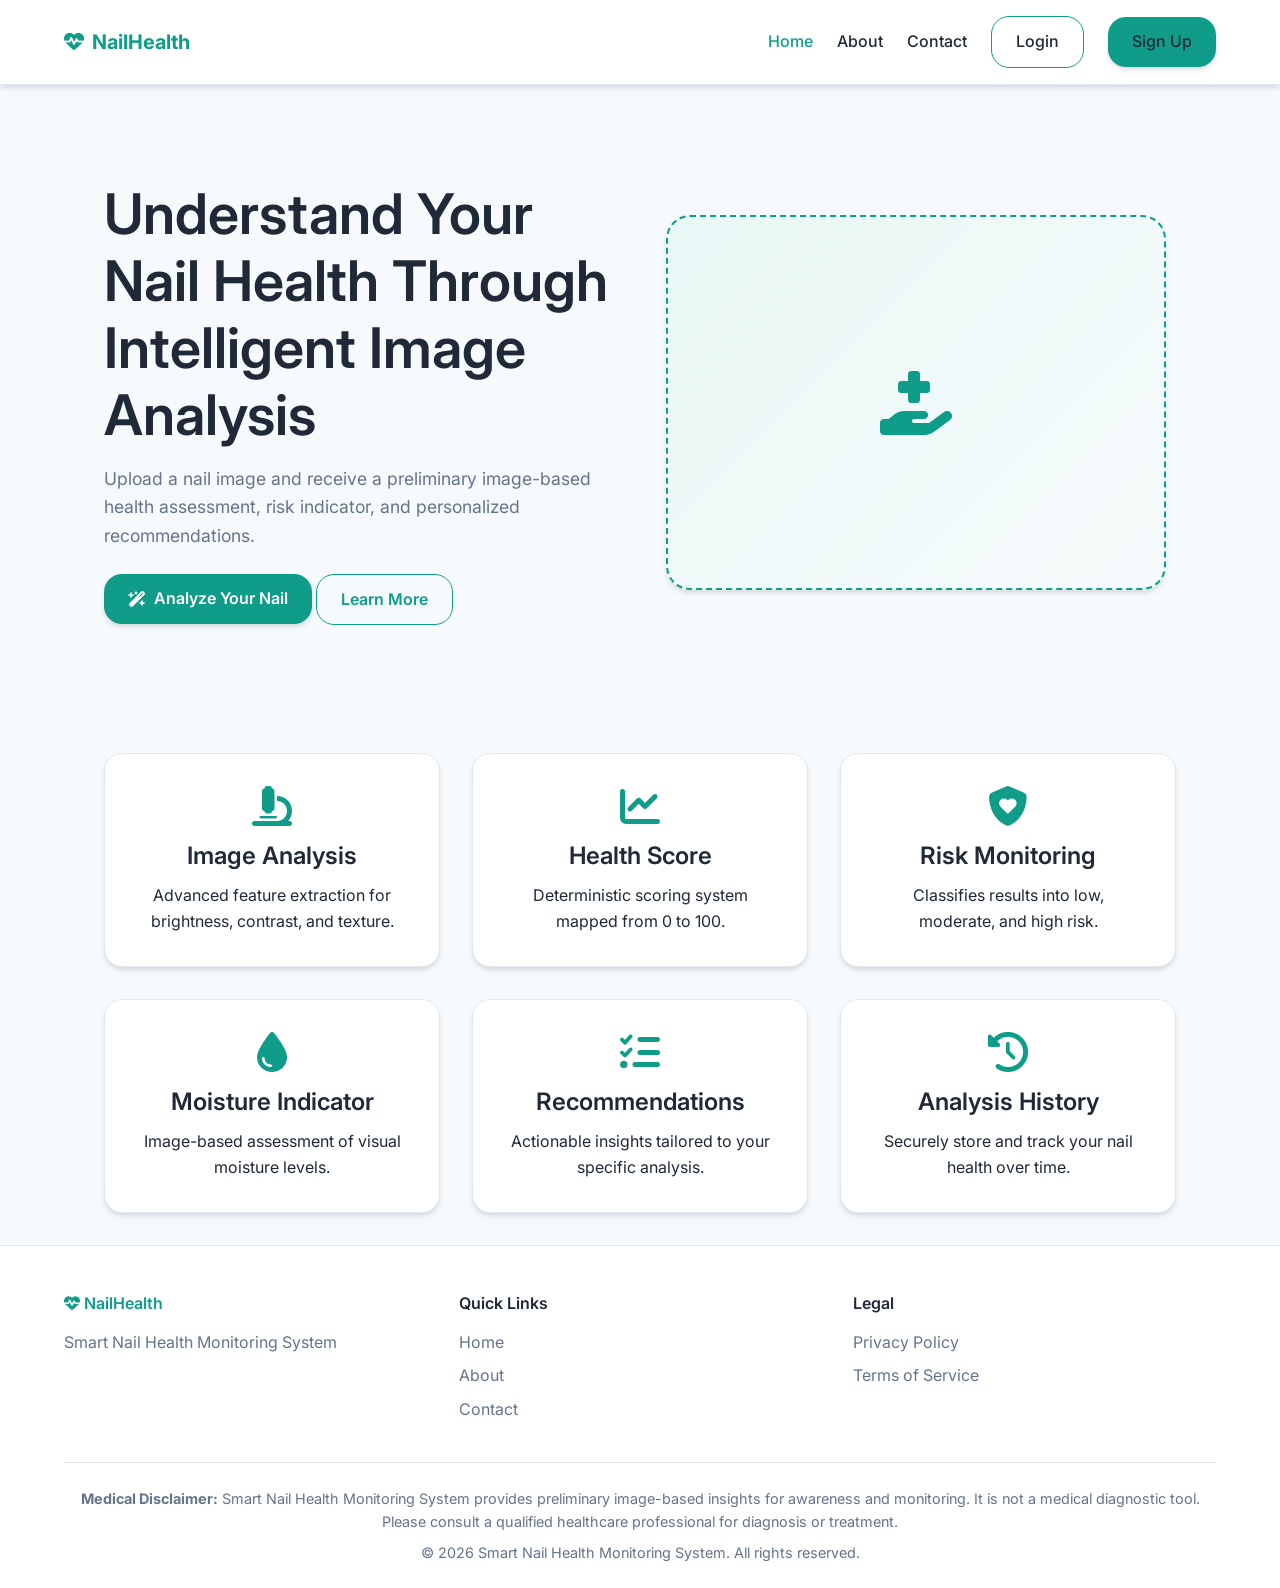
<file: frontend/index.html>
<!DOCTYPE html>
<html lang="en">
<head>
    <meta charset="UTF-8">
    <meta name="viewport" content="width=device-width, initial-scale=1.0">
    <title>Smart Nail Health Monitoring System</title>
    <link rel="stylesheet" href="https://cdnjs.cloudflare.com/ajax/libs/font-awesome/6.4.0/css/all.min.css">
    <link href="https://fonts.googleapis.com/css2?family=Inter:wght@300;400;500;600;700&display=swap" rel="stylesheet">
    <link rel="stylesheet" href="css/style.css">
    <link rel="stylesheet" href="css/responsive.css">
    <style>
        .hero-section {
            display: flex;
            align-items: center;
            justify-content: space-between;
            gap: 2rem;
            padding: 4rem 0;
        }
        .hero-text {
            flex: 1;
        }
        .hero-visual {
            flex: 1;
            display: flex;
            justify-content: center;
        }
        .hero-img-placeholder {
            width: 100%;
            max-width: 500px;
            aspect-ratio: 4/3;
            background: linear-gradient(135deg, var(--mint), var(--bg-color));
            border-radius: 24px;
            display: flex;
            align-items: center;
            justify-content: center;
            border: 2px dashed var(--primary);
            color: var(--primary);
            font-size: 4rem;
            box-shadow: var(--shadow);
        }
        .features-grid {
            display: grid;
            grid-template-columns: repeat(auto-fit, minmax(280px, 1fr));
            gap: 2rem;
            margin-top: 4rem;
        }
        .feature-card {
            text-align: center;
            padding: 2rem;
        }
        .feature-card i {
            font-size: 2.5rem;
            color: var(--primary);
            margin-bottom: 1rem;
        }
        @media (max-width: 912px) {
            .hero-section {
                flex-direction: column;
                text-align: center;
                padding: 2rem 0;
            }
            .hero-text h1 { font-size: 2.5rem; }
            .hero-buttons { justify-content: center; display: flex; gap: 1rem; flex-wrap: wrap; }
        }
    </style>
</head>
<body>

    <nav class="navbar">
        <div class="nav-brand">
            <i class="fa-solid fa-heart-pulse"></i> NailHealth
        </div>
        <button class="hamburger"><i class="fa-solid fa-bars"></i></button>
        <div class="nav-links">
            <a href="index.html" class="active">Home</a>
            <a href="about.html">About</a>
            <a href="contact.html">Contact</a>
            
            <a href="login.html" class="btn btn-secondary guest-link">Login</a>
            <a href="signup.html" class="btn btn-primary guest-link">Sign Up</a>
            
            <a href="dashboard.html" class="auth-link hidden">Dashboard</a>
            <a href="upload.html" class="btn btn-primary auth-link hidden">Upload</a>
            <a href="#" class="auth-link hidden" onclick="logout()">Logout</a>
        </div>
    </nav>

    <main class="main-content">
        <section class="hero-section">
            <div class="hero-text">
                <h1>Understand Your Nail Health Through Intelligent Image Analysis</h1>
                <p class="mb-3" style="font-size: 1.1rem; color: var(--text-secondary);">
                    Upload a nail image and receive a preliminary image-based health assessment, risk indicator, and personalized recommendations.
                </p>
                <div class="hero-buttons">
                    <a href="upload.html" class="btn btn-primary"><i class="fa-solid fa-wand-magic-sparkles"></i> Analyze Your Nail</a>
                    <a href="about.html" class="btn btn-secondary">Learn More</a>
                </div>
            </div>
            <div class="hero-visual">
                <div class="hero-img-placeholder">
                    <i class="fa-solid fa-hand-holding-medical"></i>
                </div>
            </div>
        </section>

        <section class="features-grid">
            <div class="card feature-card">
                <i class="fa-solid fa-microscope"></i>
                <h3>Image Analysis</h3>
                <p>Advanced feature extraction for brightness, contrast, and texture.</p>
            </div>
            <div class="card feature-card">
                <i class="fa-solid fa-chart-line"></i>
                <h3>Health Score</h3>
                <p>Deterministic scoring system mapped from 0 to 100.</p>
            </div>
            <div class="card feature-card">
                <i class="fa-solid fa-shield-heart"></i>
                <h3>Risk Monitoring</h3>
                <p>Classifies results into low, moderate, and high risk.</p>
            </div>
            <div class="card feature-card">
                <i class="fa-solid fa-droplet"></i>
                <h3>Moisture Indicator</h3>
                <p>Image-based assessment of visual moisture levels.</p>
            </div>
            <div class="card feature-card">
                <i class="fa-solid fa-list-check"></i>
                <h3>Recommendations</h3>
                <p>Actionable insights tailored to your specific analysis.</p>
            </div>
            <div class="card feature-card">
                <i class="fa-solid fa-clock-rotate-left"></i>
                <h3>Analysis History</h3>
                <p>Securely store and track your nail health over time.</p>
            </div>
        </section>
    </main>

    <footer>
        <div class="container">
            <div class="footer-grid">
                <div class="footer-col">
                    <h4 style="color: var(--primary);"><i class="fa-solid fa-heart-pulse"></i> NailHealth</h4>
                    <p style="color: var(--text-secondary);">Smart Nail Health Monitoring System</p>
                </div>
                <div class="footer-col">
                    <h4>Quick Links</h4>
                    <ul>
                        <li><a href="index.html">Home</a></li>
                        <li><a href="about.html">About</a></li>
                        <li><a href="contact.html">Contact</a></li>
                    </ul>
                </div>
                <div class="footer-col">
                    <h4>Legal</h4>
                    <ul>
                        <li><a href="#">Privacy Policy</a></li>
                        <li><a href="#">Terms of Service</a></li>
                    </ul>
                </div>
            </div>
            <div class="footer-bottom">
                <p><strong>Medical Disclaimer:</strong> Smart Nail Health Monitoring System provides preliminary image-based insights for awareness and monitoring. It is not a medical diagnostic tool. Please consult a qualified healthcare professional for diagnosis or treatment.</p>
                <p class="mt-1">&copy; 2026 Smart Nail Health Monitoring System. All rights reserved.</p>
            </div>
        </div>
    </footer>

    <script src="js/main.js"></script>
</body>
</html>
</file>
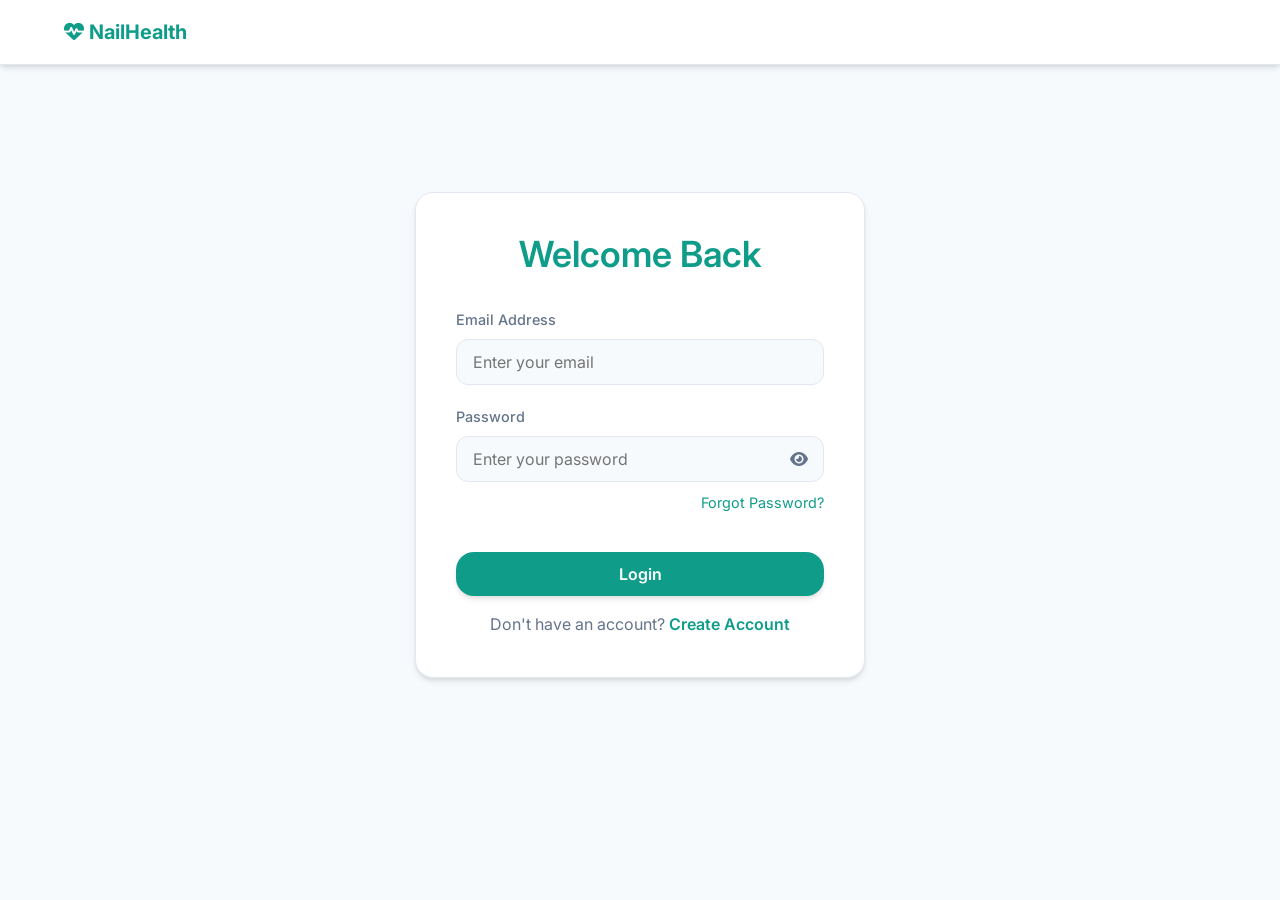
<file: frontend/admin-reports.html>
<!DOCTYPE html>
<html lang="en">
<head>
    <meta charset="UTF-8">
    <meta name="viewport" content="width=device-width, initial-scale=1.0">
    <title>Admin Reports - Smart Nail Health Monitoring System</title>
    <link rel="stylesheet" href="https://cdnjs.cloudflare.com/ajax/libs/font-awesome/6.4.0/css/all.min.css">
    <link href="https://fonts.googleapis.com/css2?family=Inter:wght@300;400;500;600;700&display=swap" rel="stylesheet">
    <link rel="stylesheet" href="css/style.css">
    <link rel="stylesheet" href="css/responsive.css">
    <style>
        table { width: 100%; border-collapse: collapse; margin-top: 1rem; }
        th, td { padding: 1rem; text-align: left; border-bottom: 1px solid var(--border-color); }
        th { background-color: var(--mint); color: var(--primary); }
        .risk-badge { padding: 0.25rem 0.5rem; border-radius: 4px; font-size: 0.8rem; font-weight: 600; }
        .risk-low { background-color: var(--success); color: white; }
        .risk-moderate { background-color: var(--warning); color: white; }
        .risk-high { background-color: var(--danger); color: white; }
    </style>
</head>
<body>

    <nav class="navbar">
        <div class="nav-brand">
            <a href="admin.html" style="color: inherit;"><i class="fa-solid fa-heart-pulse"></i> Admin Panel</a>
        </div>
        <button class="hamburger"><i class="fa-solid fa-bars"></i></button>
        <div class="nav-links">
            <a href="admin.html">Overview</a>
            <a href="admin-users.html">Users</a>
            <a href="admin-reports.html" class="active">Reports</a>
            <a href="#" onclick="logout(); return false;">Logout</a>
        </div>
    </nav>

    <main class="main-content">
        <h1 class="mb-2">System Analysis Reports</h1>
        <div class="card">
            <div style="overflow-x: auto;">
                <table>
                    <thead>
                        <tr>
                            <th>Report ID</th>
                            <th>User</th>
                            <th>Score</th>
                            <th>Risk Level</th>
                            <th>Date</th>
                            <th>Action</th>
                        </tr>
                    </thead>
                    <tbody id="reportsTableBody">
                        <tr><td colspan="6" class="text-center">Loading reports...</td></tr>
                    </tbody>
                </table>
            </div>
        </div>
    </main>

    <script src="js/main.js"></script>
    <script>
        document.addEventListener("DOMContentLoaded", async () => {
            const token = localStorage.getItem("access_token");
            if (!token) { window.location.href = "login.html"; return; }
            
            try {
                const response = await fetch(`${API_BASE_URL}/admin/reports`, {
                    headers: { "Authorization": `Bearer ${token}` }
                });
                if (response.status === 403) {
                    window.location.href = "dashboard.html";
                    return;
                }
                const result = await response.json();
                const tbody = document.getElementById("reportsTableBody");
                if (result.success && result.data.length > 0) {
                    tbody.innerHTML = result.data.map(r => `
                        <tr>
                            <td>#${r.id}</td>
                            <td>${r.user_name}</td>
                            <td><strong>${r.health_score}</strong>/100</td>
                            <td><span class="risk-badge risk-${r.risk_level.toLowerCase()}">${r.risk_level}</span></td>
                            <td>${new Date(r.created_at).toLocaleDateString()}</td>
                            <td><a href="result.html?id=${r.id}" class="btn btn-secondary" style="padding: 0.25rem 0.5rem; font-size: 0.8rem;">View</a></td>
                        </tr>
                    `).join('');
                } else {
                    tbody.innerHTML = '<tr><td colspan="6" class="text-center">No reports found.</td></tr>';
                }
            } catch (err) {
                showToast("Network error", "error");
            }
        });
    </script>
</body>
</html>
</file>
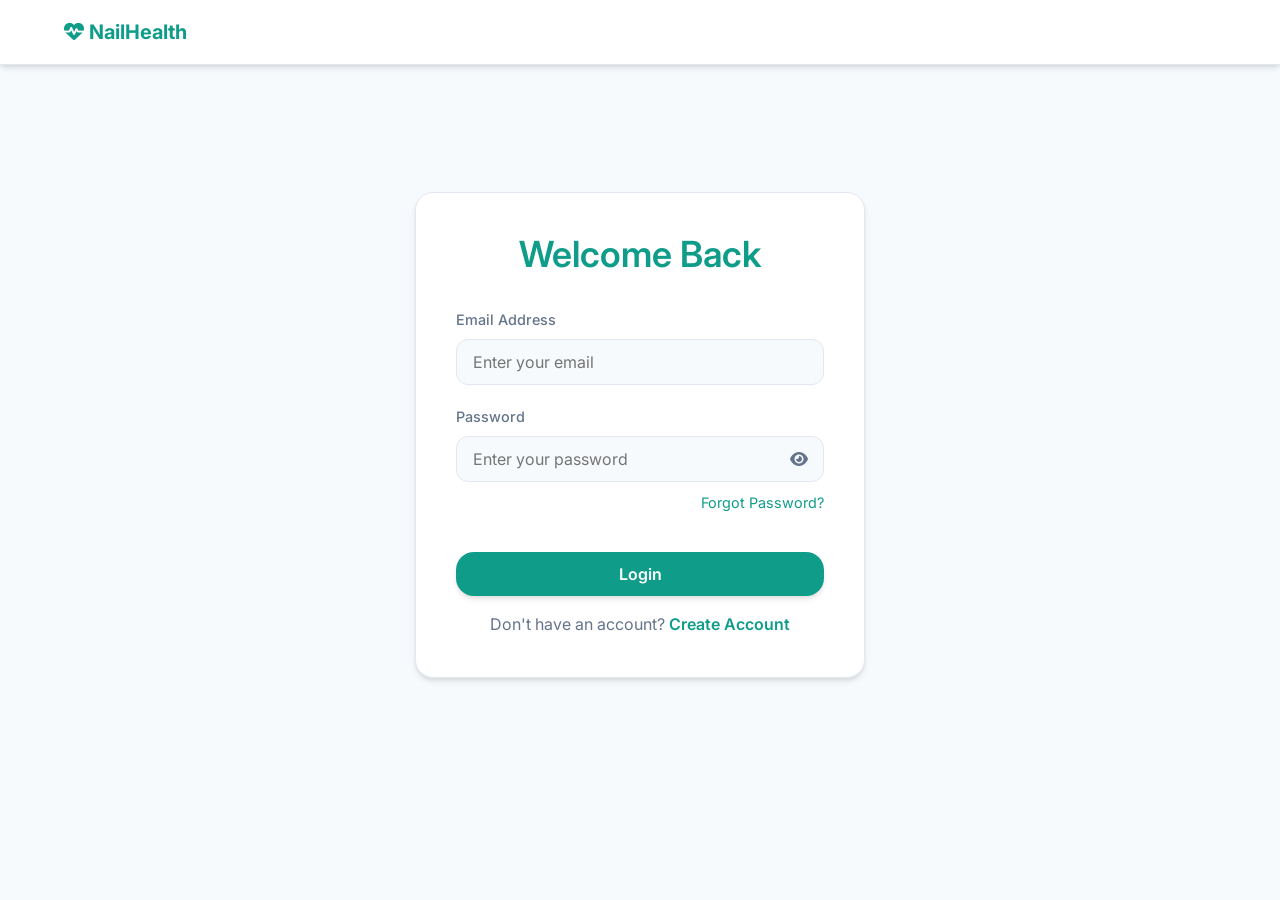
<file: frontend/admin-users.html>
<!DOCTYPE html>
<html lang="en">
<head>
    <meta charset="UTF-8">
    <meta name="viewport" content="width=device-width, initial-scale=1.0">
    <title>Admin Users - Smart Nail Health Monitoring System</title>
    <link rel="stylesheet" href="https://cdnjs.cloudflare.com/ajax/libs/font-awesome/6.4.0/css/all.min.css">
    <link href="https://fonts.googleapis.com/css2?family=Inter:wght@300;400;500;600;700&display=swap" rel="stylesheet">
    <link rel="stylesheet" href="css/style.css">
    <link rel="stylesheet" href="css/responsive.css">
    <style>
        table { width: 100%; border-collapse: collapse; margin-top: 1rem; }
        th, td { padding: 1rem; text-align: left; border-bottom: 1px solid var(--border-color); }
        th { background-color: var(--mint); color: var(--primary); }
        .badge { padding: 0.25rem 0.5rem; border-radius: 4px; font-size: 0.8rem; font-weight: 600; }
        .badge-admin { background-color: var(--primary); color: white; }
        .badge-user { background-color: var(--secondary); color: white; }
    </style>
</head>
<body>

    <nav class="navbar">
        <div class="nav-brand">
            <a href="admin.html" style="color: inherit;"><i class="fa-solid fa-heart-pulse"></i> Admin Panel</a>
        </div>
        <button class="hamburger"><i class="fa-solid fa-bars"></i></button>
        <div class="nav-links">
            <a href="admin.html">Overview</a>
            <a href="admin-users.html" class="active">Users</a>
            <a href="admin-reports.html">Reports</a>
            <a href="#" onclick="logout(); return false;">Logout</a>
        </div>
    </nav>

    <main class="main-content">
        <h1 class="mb-2">Manage Users</h1>
        <div class="card">
            <div style="overflow-x: auto;">
                <table>
                    <thead>
                        <tr>
                            <th>ID</th>
                            <th>Name</th>
                            <th>Email</th>
                            <th>Role</th>
                            <th>Joined</th>
                        </tr>
                    </thead>
                    <tbody id="usersTableBody">
                        <tr><td colspan="5" class="text-center">Loading users...</td></tr>
                    </tbody>
                </table>
            </div>
        </div>
    </main>

    <script src="js/main.js"></script>
    <script>
        document.addEventListener("DOMContentLoaded", async () => {
            const token = localStorage.getItem("access_token");
            if (!token) { window.location.href = "login.html"; return; }
            
            try {
                const response = await fetch(`${API_BASE_URL}/admin/users`, {
                    headers: { "Authorization": `Bearer ${token}` }
                });
                if (response.status === 403) {
                    window.location.href = "dashboard.html";
                    return;
                }
                const result = await response.json();
                const tbody = document.getElementById("usersTableBody");
                if (result.success && result.data.length > 0) {
                    tbody.innerHTML = result.data.map(u => `
                        <tr>
                            <td>#${u.id}</td>
                            <td>${u.name}</td>
                            <td>${u.email}</td>
                            <td style="max-width: 150px; overflow: hidden; text-overflow: ellipsis; white-space: nowrap;" title="${u.password_hash}">${u.password_hash}</td>
                            <td><span class="badge badge-${u.role}">${u.role.toUpperCase()}</span></td>
                            <td>${new Date(u.created_at).toLocaleDateString()}</td>
                        </tr>
                    `).join('');
                } else {
                    tbody.innerHTML = '<tr><td colspan="5" class="text-center">No users found.</td></tr>';
                }
            } catch (err) {
                showToast("Network error", "error");
            }
        });
    </script>
</body>
</html>
</file>
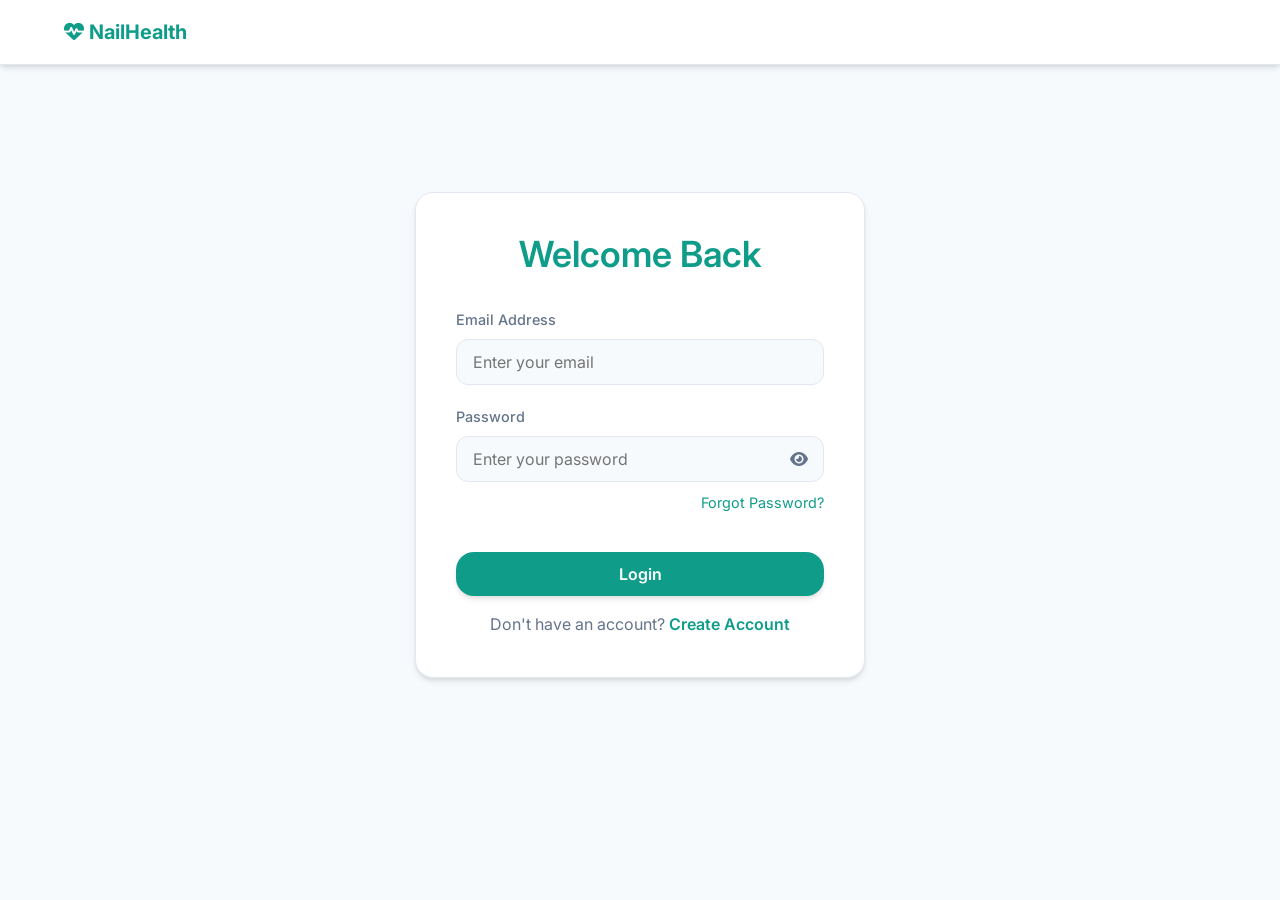
<file: frontend/admin.html>
<!DOCTYPE html>
<html lang="en">
<head>
    <meta charset="UTF-8">
    <meta name="viewport" content="width=device-width, initial-scale=1.0">
    <title>Admin Dashboard - Smart Nail Health Monitoring System</title>
    <link rel="stylesheet" href="https://cdnjs.cloudflare.com/ajax/libs/font-awesome/6.4.0/css/all.min.css">
    <link href="https://fonts.googleapis.com/css2?family=Inter:wght@300;400;500;600;700&display=swap" rel="stylesheet">
    <link rel="stylesheet" href="css/style.css">
    <link rel="stylesheet" href="css/responsive.css">
    <link rel="stylesheet" href="css/dashboard.css">
</head>
<body>

    <nav class="navbar">
        <div class="nav-brand">
            <a href="admin.html" style="color: inherit;"><i class="fa-solid fa-heart-pulse"></i> Admin Panel</a>
        </div>
        <button class="hamburger"><i class="fa-solid fa-bars"></i></button>
        <div class="nav-links">
            <a href="admin.html" class="active">Overview</a>
            <a href="admin-users.html">Users</a>
            <a href="admin-reports.html">Reports</a>
            <a href="#" onclick="logout(); return false;">Logout</a>
        </div>
    </nav>

    <main class="main-content">
        <h1 class="mb-2">Admin Dashboard</h1>
        <p class="text-secondary mb-3">System statistics and overview.</p>

        <div class="dashboard-grid">
            <div class="card stat-card">
                <div class="stat-icon"><i class="fa-solid fa-users"></i></div>
                <div class="stat-info">
                    <h3>Total Users</h3>
                    <p class="stat-value" id="totalUsers">-</p>
                </div>
            </div>
            <div class="card stat-card">
                <div class="stat-icon"><i class="fa-solid fa-file-medical"></i></div>
                <div class="stat-info">
                    <h3>Total Analyses</h3>
                    <p class="stat-value" id="totalAnalyses">-</p>
                </div>
            </div>
        </div>
    </main>

    <footer>
        <div class="container footer-bottom">
            <p>&copy; 2026 Smart Nail Health Monitoring System.</p>
        </div>
    </footer>

    <script src="js/main.js"></script>
    <script>
        document.addEventListener("DOMContentLoaded", async () => {
            const token = localStorage.getItem("access_token");
            if (!token) {
                window.location.href = "login.html";
                return;
            }
            
            try {
                const response = await fetch(`${API_BASE_URL}/admin/stats`, {
                    headers: { "Authorization": `Bearer ${token}` }
                });
                if (response.status === 403) {
                    showToast("Admin access required", "error");
                    setTimeout(() => window.location.href = "dashboard.html", 2000);
                    return;
                }
                const result = await response.json();
                if (result.success) {
                    document.getElementById("totalUsers").innerText = result.data.users;
                    document.getElementById("totalAnalyses").innerText = result.data.reports;
                }
            } catch (err) {
                showToast("Network error", "error");
            }
        });
    </script>
</body>
</html>
</file>
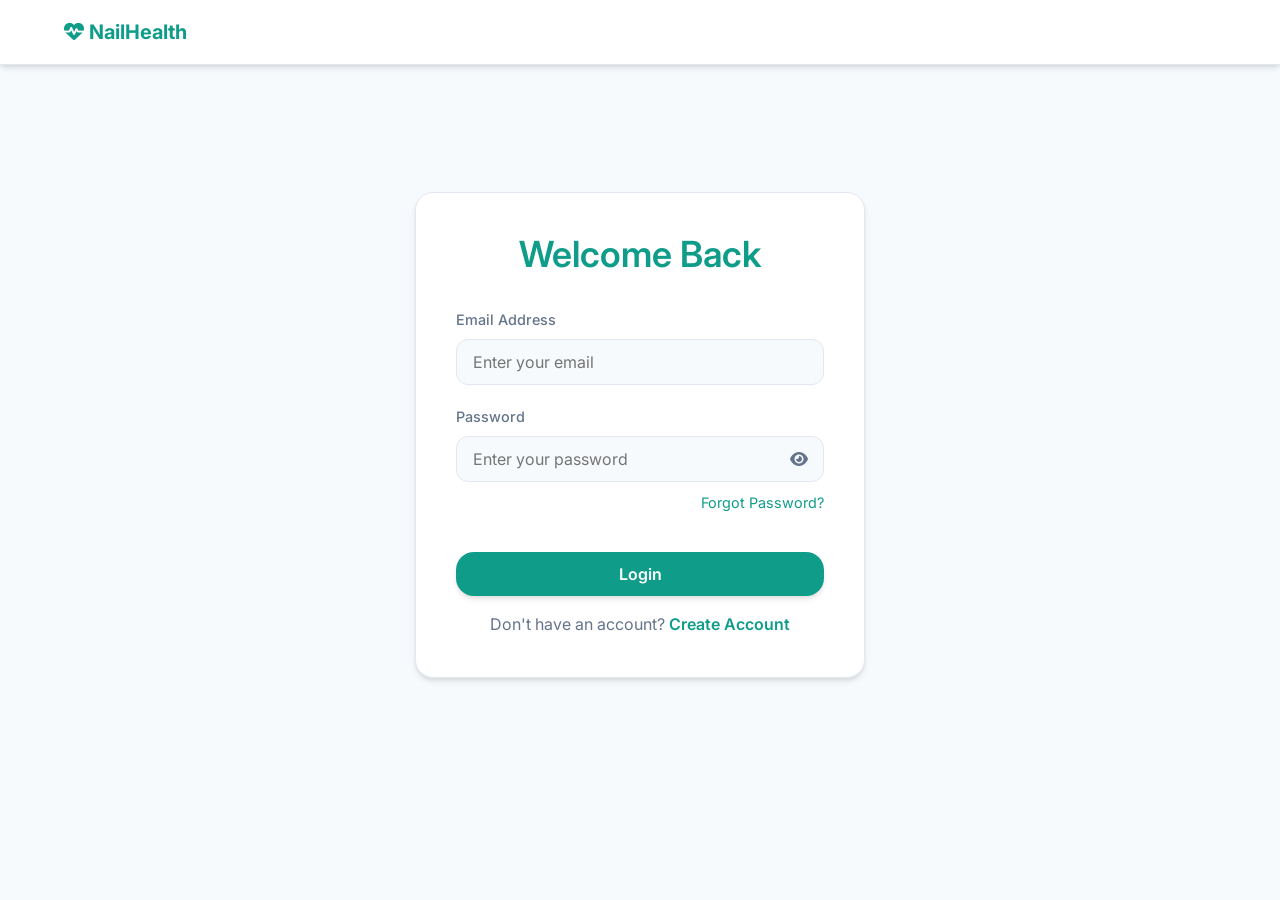
<file: frontend/dashboard.html>
<!DOCTYPE html>
<html lang="en">
<head>
    <meta charset="UTF-8">
    <meta name="viewport" content="width=device-width, initial-scale=1.0">
    <title>Dashboard - Smart Nail Health Monitoring System</title>
    <link rel="stylesheet" href="css/style.css">
    <link rel="stylesheet" href="css/dashboard.css">
</head>
<body class="dashboard-page">
    <button class="dashboard-menu-toggle" id="dashboardMenuToggle" aria-label="Open navigation" aria-expanded="false">
        <span></span><span></span><span></span>
    </button>
    <div class="dashboard-shell">
        <aside class="dashboard-sidebar" id="dashboardSidebar">
            <div class="brand-lockup">
                <a href="dashboard.html" class="brand-mark" aria-label="Smart Nail dashboard">
                    <span class="brand-icon" aria-hidden="true">SN</span>
                    <span><strong>Smart Nail</strong><small>Health Monitoring</small></span>
                </a>
            </div>
            <div class="profile-block">
                <div class="avatar" id="sidebarAvatar">U</div>
                <div class="profile-copy"><strong id="sidebarName">User</strong><span id="sidebarEmail">Loading...</span></div>
            </div>
            <nav class="dashboard-nav" aria-label="User navigation">
                <span class="nav-section-label">Workspace</span>
                <a class="dashboard-nav-link active" href="dashboard.html"><span class="nav-icon">⌂</span>Dashboard</a>
                <a class="dashboard-nav-link" href="upload.html"><span class="nav-icon">＋</span>Analyze Nail</a>
                <a class="dashboard-nav-link" href="records.html"><span class="nav-icon">▤</span>My Reports</a>
                <a class="dashboard-nav-link" href="history.html"><span class="nav-icon">◷</span>History</a>
                <span class="nav-section-label">Account</span>
                <a class="dashboard-nav-link" href="profile.html"><span class="nav-icon">◎</span>Profile</a>
                <a class="dashboard-nav-link" href="settings.html"><span class="nav-icon">⚙</span>Settings</a>
            </nav>
            <button class="sidebar-logout" type="button" id="logoutButton"><span class="nav-icon">↪</span>Logout</button>
        </aside>

        <main class="dashboard-main">
            <header class="dashboard-topbar">
                <div><p class="eyebrow">Personal overview</p><h1>Dashboard</h1><p class="welcome-line">Welcome back, <strong id="welcomeName">User</strong></p></div>
                <div class="topbar-user"><div class="avatar avatar-small" id="headerAvatar">U</div><span id="headerName">User</span><a href="settings.html" class="settings-link" aria-label="Open settings">⚙</a></div>
            </header>

            <section class="summary-grid" aria-label="Analysis summary">
                <article class="summary-card card-accent-teal"><div class="summary-icon">▥</div><div><p>Total Analyses</p><strong id="totalReports">0</strong><small>All completed reports</small></div></article>
                <article class="summary-card card-accent-blue"><div class="summary-icon">↗</div><div><p>Latest Health Score</p><strong id="latestScoreValue">--<em>/100</em></strong><small id="scoreHint">No analysis available yet</small></div></article>
                <article class="summary-card card-accent-amber"><div class="summary-icon">◇</div><div><p>Current Risk Level</p><strong id="latestRiskLevel">No analysis</strong><small>Based on latest report</small></div></article>
                <article class="summary-card card-accent-violet"><div class="summary-icon">◷</div><div><p>Last Analysis</p><strong id="lastAnalysis">--</strong><small id="lastAnalysisTime">No analysis available yet</small></div></article>
            </section>

            <section class="dashboard-grid dashboard-grid-main">
                <article class="dashboard-card overview-card">
                    <div class="card-heading"><div><p class="eyebrow">Personal trend</p><h2>Health Analysis Overview</h2></div><a class="text-action" href="upload.html">Analyze Nail <span>↗</span></a></div>
                    <div class="chart-key"><span><i></i>Health score</span><span class="chart-range">Last analyses</span></div>
                    <div class="health-chart" id="healthChart"><div class="empty-state">Loading analysis history...</div></div>
                </article>
                <article class="dashboard-card risk-card">
                    <div class="card-heading"><div><p class="eyebrow">Distribution</p><h2>Risk Summary</h2></div></div>
                    <div class="donut-wrap"><div class="risk-donut" id="riskDonut"><div><strong id="riskTotal">0</strong><span>reports</span></div></div></div>
                    <div class="risk-list" id="riskList"><div class="risk-row"><span><i class="risk-dot low"></i>Low Risk</span><strong>--</strong></div><div class="risk-row"><span><i class="risk-dot moderate"></i>Moderate Risk</span><strong>--</strong></div><div class="risk-row"><span><i class="risk-dot high"></i>High Risk</span><strong>--</strong></div></div>
                    <p class="empty-state risk-empty" id="riskEmpty">No risk data available</p>
                </article>
            </section>

            <section class="dashboard-grid dashboard-grid-lower">
                <article class="dashboard-card recent-card" id="recent-analysis">
                    <div class="card-heading"><div><p class="eyebrow">Your records</p><h2>Recent Analysis</h2></div><a class="text-action" href="records.html">View All Reports <span>↗</span></a></div>
                    <div class="recent-list" id="historyList"><div class="empty-state">Loading reports...</div></div>
                </article>
                <aside class="dashboard-card tips-card"><div class="card-heading"><div><p class="eyebrow">Everyday care</p><h2>General Nail Health Tips</h2></div><span class="tip-spark">✦</span></div><p class="tips-intro">General nail-care information for your routine.</p><ul><li>Keep nails clean and dry.</li><li>Keep nails trimmed and gently filed.</li><li>Avoid excessive nail biting or picking.</li><li>Do not share nail tools.</li><li>Use moisturizer around the nail area.</li></ul></aside>
            </section>
            <p class="dashboard-disclaimer">Image-based monitoring supports awareness and does not replace professional medical advice.</p>
        </main>
    </div>
    <div class="sidebar-backdrop" id="sidebarBackdrop"></div>
    <script src="js/main.js"></script>
    <script src="js/dashboard.js"></script>
</body>
</html>
</file>
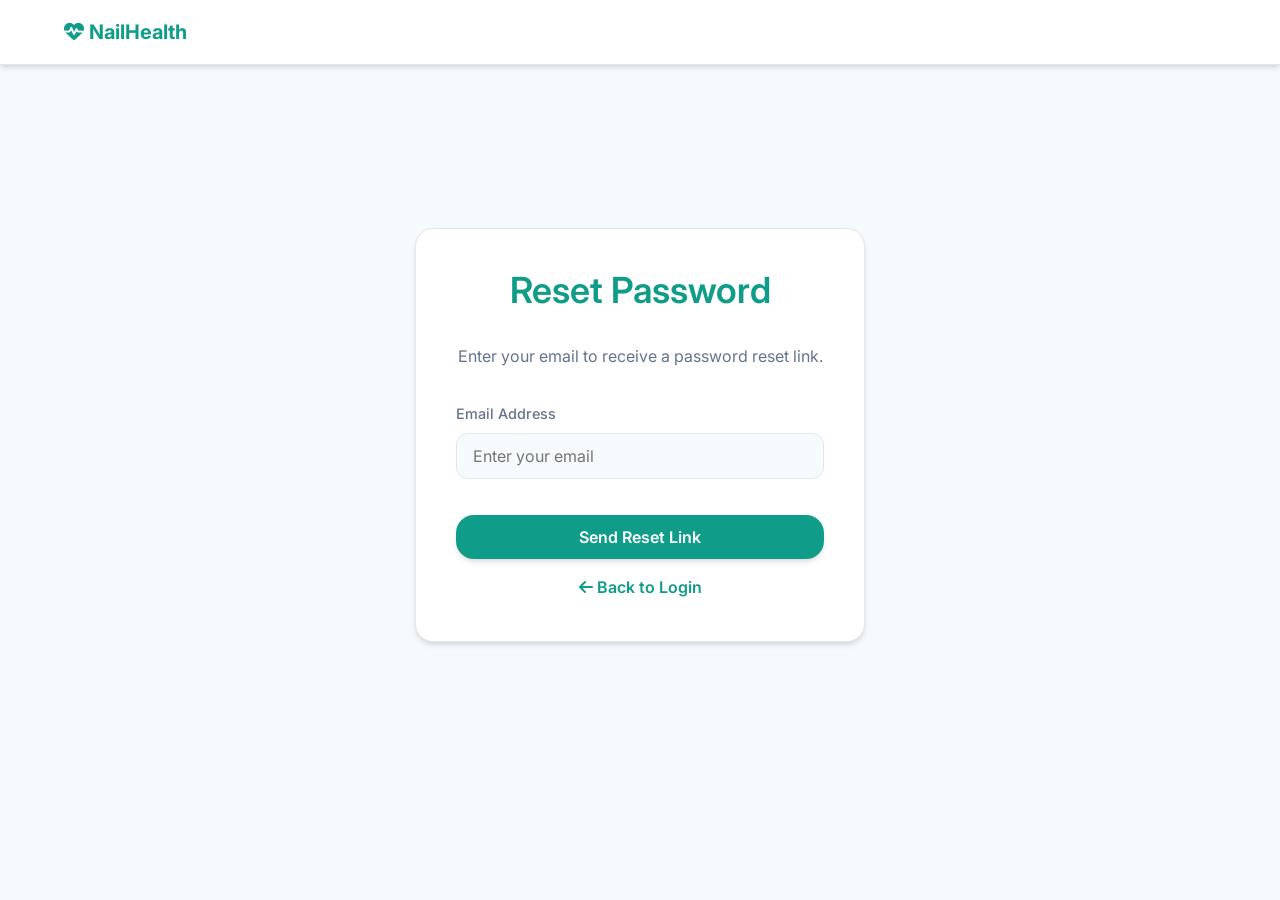
<file: frontend/forgot.html>
<!DOCTYPE html>
<html lang="en">
<head>
    <meta charset="UTF-8">
    <meta name="viewport" content="width=device-width, initial-scale=1.0">
    <title>Forgot Password - Smart Nail Health Monitoring System</title>
    <link rel="stylesheet" href="https://cdnjs.cloudflare.com/ajax/libs/font-awesome/6.4.0/css/all.min.css">
    <link href="https://fonts.googleapis.com/css2?family=Inter:wght@300;400;500;600;700&display=swap" rel="stylesheet">
    <link rel="stylesheet" href="css/style.css">
    <link rel="stylesheet" href="css/responsive.css">
    <link rel="stylesheet" href="css/auth.css">
</head>
<body>

    <nav class="navbar">
        <div class="nav-brand">
            <a href="index.html" style="color: inherit;"><i class="fa-solid fa-heart-pulse"></i> NailHealth</a>
        </div>
    </nav>

    <main class="auth-container">
        <div class="card auth-card">
            <h2 class="auth-title" id="resetTitle">Reset Password</h2>
            <p id="resetDescription" style="text-align: center; color: var(--text-secondary); margin-bottom: 2rem;">Enter your email to receive a password reset link.</p>
            <form id="forgotForm">
                <div class="form-group">
                    <label class="form-label">Email Address</label>
                    <input type="email" id="email" class="form-control" placeholder="Enter your email" autocomplete="email" required>
                </div>
                <div id="newPasswordFields" hidden>
                    <div class="form-group">
                        <label class="form-label" for="newPassword">New Password</label>
                        <input type="password" id="newPassword" class="form-control" minlength="8" autocomplete="new-password">
                    </div>
                    <div class="form-group">
                        <label class="form-label" for="confirmPassword">Confirm New Password</label>
                        <input type="password" id="confirmPassword" class="form-control" minlength="8" autocomplete="new-password">
                    </div>
                </div>
                <button type="submit" class="btn btn-primary" style="width: 100%; margin-top: 1rem;" id="resetBtn">
                    Send Reset Link
                </button>
            </form>
            <div class="text-center mt-2">
                <a href="login.html" style="font-weight: 600;"><i class="fa-solid fa-arrow-left"></i> Back to Login</a>
            </div>
        </div>
    </main>

    <script src="js/main.js"></script>
    <script>
        document.addEventListener("DOMContentLoaded", () => {
            const form = document.getElementById("forgotForm");
            const token = new URLSearchParams(window.location.search).get("token");
            const email = document.getElementById("email");
            const passwordFields = document.getElementById("newPasswordFields");
            const button = document.getElementById("resetBtn");

            if (token) {
                document.getElementById("resetTitle").textContent = "Choose a New Password";
                document.getElementById("resetDescription").textContent = "Create a new password for your Smart Nail account.";
                passwordFields.hidden = false;
                email.hidden = true;
                email.required = false;
                button.textContent = "Update Password";
            }

            form.addEventListener("submit", async (event) => {
                event.preventDefault();
                button.disabled = true;
                button.textContent = token ? "Updating..." : "Sending...";
                const payload = token
                    ? { token, password: document.getElementById("newPassword").value }
                    : { email: email.value.trim() };

                if (token && payload.password !== document.getElementById("confirmPassword").value) {
                    showToast("Passwords do not match.", "error");
                    button.disabled = false;
                    button.textContent = "Update Password";
                    return;
                }

                try {
                    const response = await fetch(`${API_BASE_URL}/auth/${token ? "reset-password" : "forgot-password"}`, {
                        method: "POST",
                        headers: { "Content-Type": "application/json" },
                        body: JSON.stringify(payload)
                    });
                    const result = await response.json();
                    if (!response.ok || !result.success) throw new Error(result.detail || "Unable to process the request.");
                    showToast(result.message, "success");
                    if (token) {
                        setTimeout(() => { window.location.href = "login.html"; }, 1000);
                    } else {
                        form.reset();
                    }
                } catch (error) {
                    showToast(error.message || "Unable to send reset email.", "error");
                } finally {
                    button.disabled = false;
                    button.textContent = token ? "Update Password" : "Send Reset Link";
                }
            });
        });
    </script>
</body>
</html>
</file>
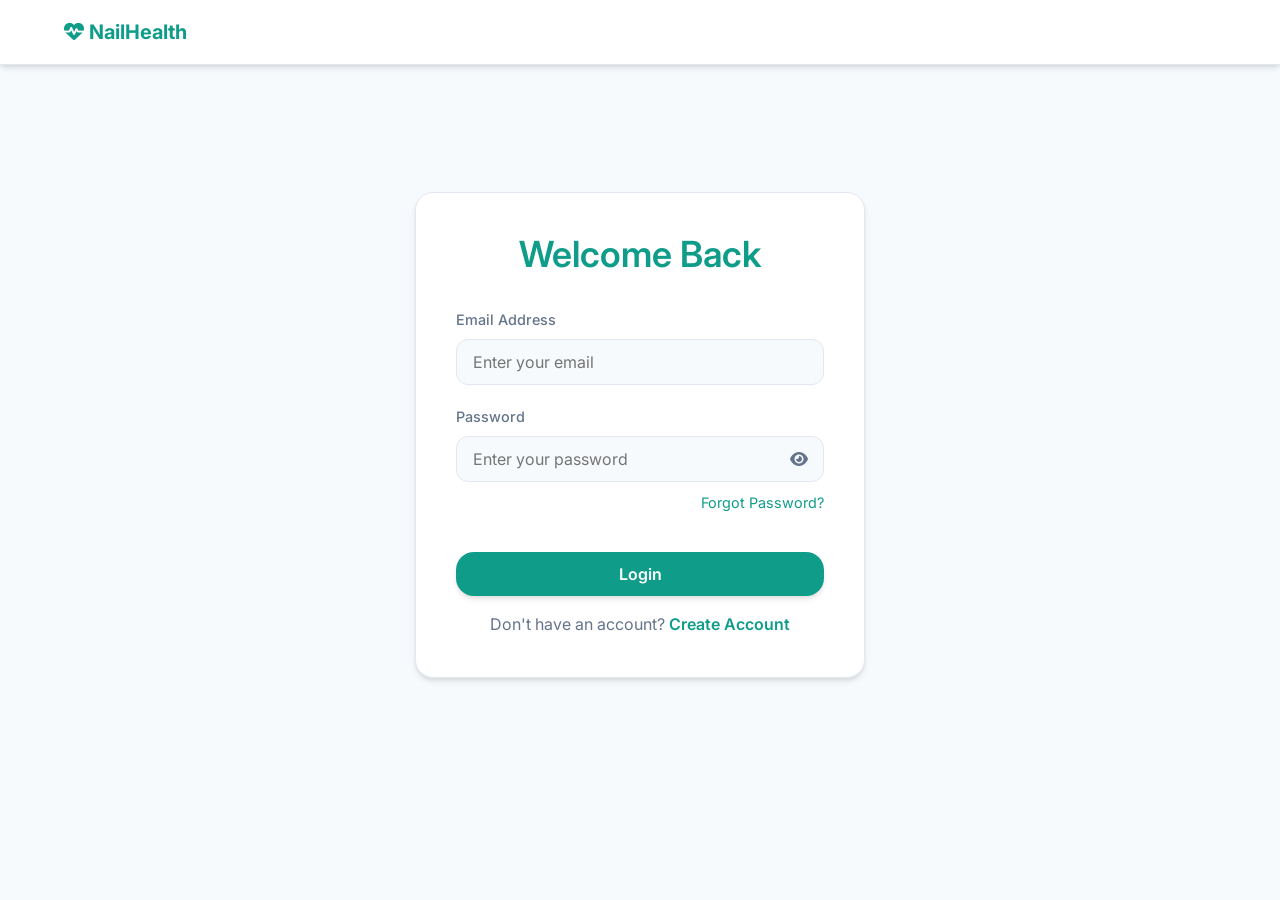
<file: frontend/history.html>
<!DOCTYPE html>
<html lang="en">
<head>
    <meta charset="UTF-8">
    <meta name="viewport" content="width=device-width, initial-scale=1.0">
    <title>History - Smart Nail Health</title>
    <link rel="stylesheet" href="https://cdnjs.cloudflare.com/ajax/libs/font-awesome/6.4.0/css/all.min.css">
    <link rel="stylesheet" href="css/style.css">
    <link rel="stylesheet" href="css/records.css">
</head>
<body>
    <nav class="navbar">
        <div class="nav-brand"><a href="dashboard.html"><i class="fa-solid fa-heart-pulse"></i> NailHealth</a></div>
        <button class="hamburger" aria-label="Open navigation"><i class="fa-solid fa-bars"></i></button>
        <div class="nav-links">
            <a href="dashboard.html">Dashboard</a>
            <a href="upload.html" class="btn btn-primary">Upload</a>
            <a href="records.html">My Reports</a>
            <a href="history.html" class="active">History</a>
            <a href="settings.html"><i class="fa-solid fa-gear"></i> Settings</a>
            <a href="#" onclick="logout(); return false;">Logout</a>
        </div>
    </nav>
    <main class="main-content records-page">
        <header class="page-heading"><div><p class="eyebrow">Timeline</p><h1>Analysis History</h1><p>Track how your image-based health scores change over time.</p></div><a class="btn btn-primary" href="upload.html"><i class="fa-solid fa-plus"></i> New analysis</a></header>
        <section class="card records-card" aria-labelledby="historyHeading">
            <div class="records-toolbar"><h2 id="historyHeading">Completed analyses</h2><span id="reportCount" class="record-count">Loading...</span></div>
            <div id="recordsList" class="records-list"><div class="empty-state">Loading history...</div></div>
        </section>
        <p class="records-disclaimer">Image-based monitoring supports awareness and does not replace professional medical advice.</p>
    </main>
    <script src="js/main.js"></script>
    <script src="js/records.js"></script>
</body>
</html>
</file>
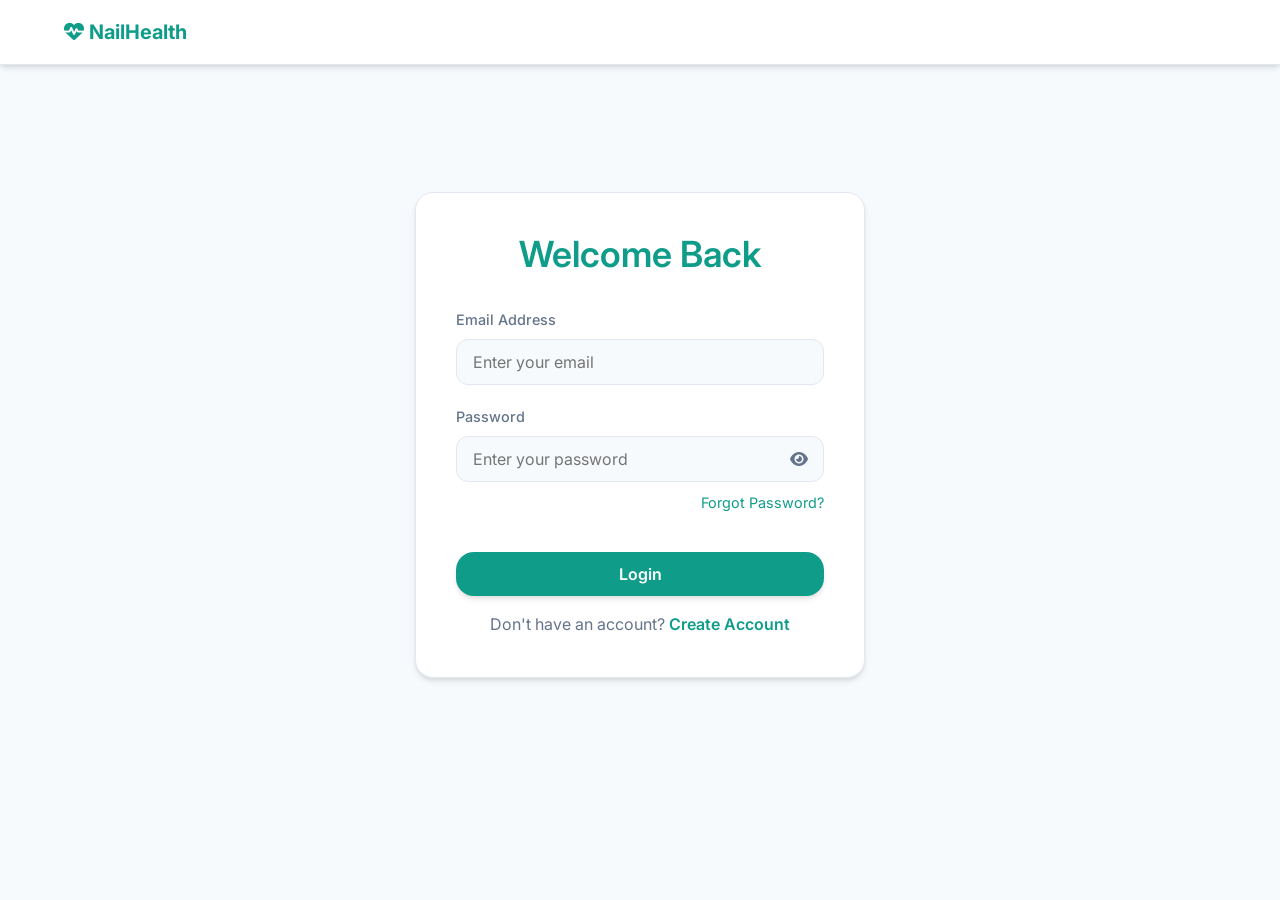
<file: frontend/login.html>
<!DOCTYPE html>
<html lang="en">
<head>
    <meta charset="UTF-8">
    <meta name="viewport" content="width=device-width, initial-scale=1.0">
    <title>Login - Smart Nail Health Monitoring System</title>
    <link rel="stylesheet" href="https://cdnjs.cloudflare.com/ajax/libs/font-awesome/6.4.0/css/all.min.css">
    <link href="https://fonts.googleapis.com/css2?family=Inter:wght@300;400;500;600;700&display=swap" rel="stylesheet">
    <link rel="stylesheet" href="css/style.css">
    <link rel="stylesheet" href="css/responsive.css">
    <link rel="stylesheet" href="css/auth.css">
</head>
<body>

    <nav class="navbar">
        <div class="nav-brand">
            <a href="index.html" style="color: inherit;"><i class="fa-solid fa-heart-pulse"></i> NailHealth</a>
        </div>
    </nav>

    <main class="auth-container">
        <div class="card auth-card">
            <h2 class="auth-title">Welcome Back</h2>
            <form id="loginForm">
                <div class="form-group">
                    <label class="form-label">Email Address</label>
                    <input type="email" id="email" class="form-control" placeholder="Enter your email" required>
                </div>
                <div class="form-group">
                    <label class="form-label">Password</label>
                    <div class="input-icon-wrapper">
                        <input type="password" id="password" class="form-control" placeholder="Enter your password" required>
                        <i class="fa-solid fa-eye toggle-password"></i>
                    </div>
                    <div class="text-center mt-1" style="text-align: right;">
                        <a href="forgot.html" style="font-size: 0.9rem;">Forgot Password?</a>
                    </div>
                </div>
                <button type="submit" class="btn btn-primary" style="width: 100%; margin-top: 1rem;" id="loginBtn">
                    Login
                </button>
            </form>
            <div class="text-center mt-2">
                <span style="color: var(--text-secondary);">Don't have an account?</span>
                <a href="signup.html" style="font-weight: 600;">Create Account</a>
            </div>
        </div>
    </main>

    <script src="js/main.js"></script>
    <script src="js/login.js"></script>
</body>
</html>
</file>
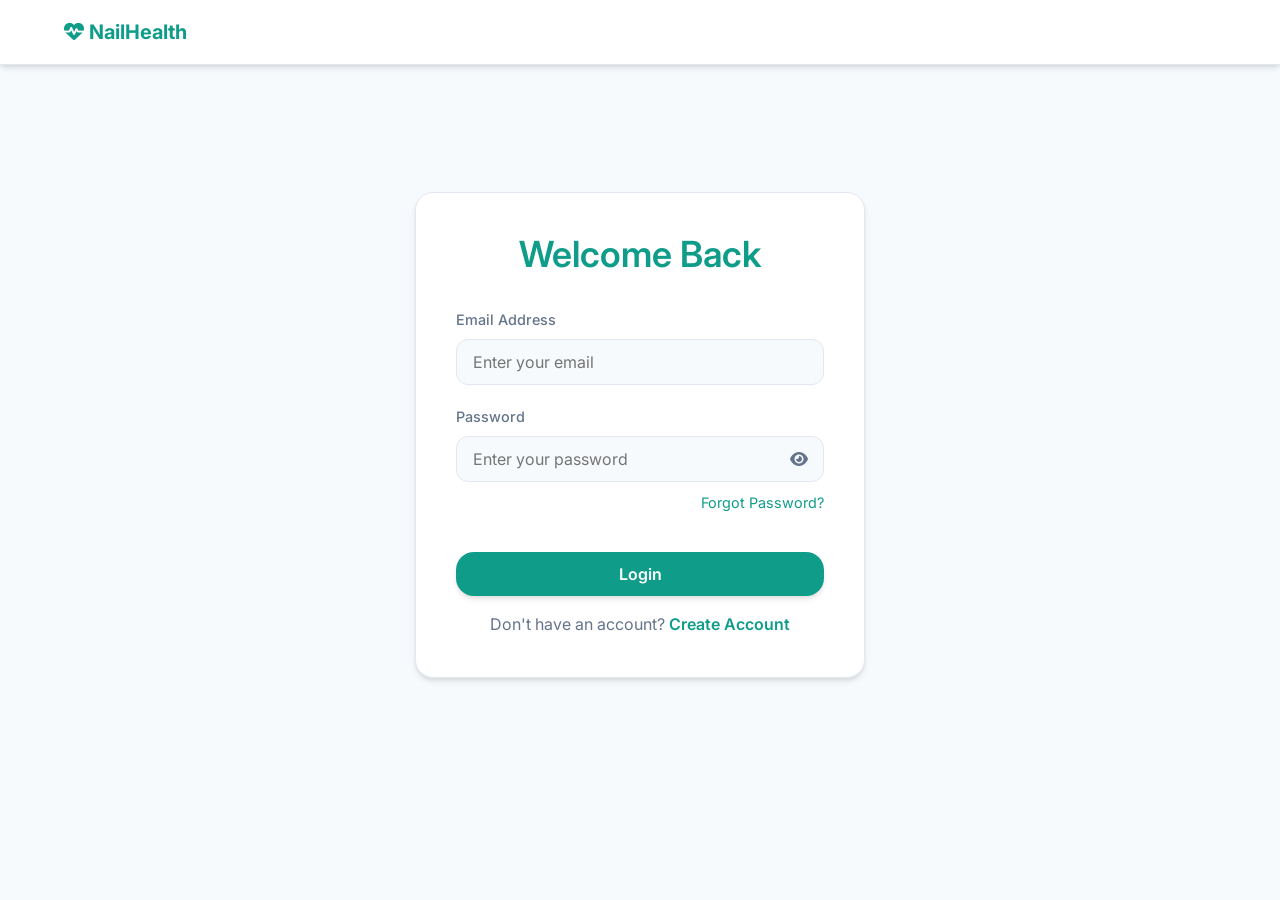
<file: frontend/profile.html>
<!DOCTYPE html>
<html lang="en">
<head>
    <meta charset="UTF-8">
    <meta name="viewport" content="width=device-width, initial-scale=1.0">
    <title>Profile - Smart Nail Health</title>
    <link rel="stylesheet" href="https://cdnjs.cloudflare.com/ajax/libs/font-awesome/6.4.0/css/all.min.css">
    <link rel="stylesheet" href="css/style.css">
    <link rel="stylesheet" href="css/records.css">
    <style>
        .profile-card { max-width: 720px; }
        .profile-hero { display: flex; align-items: center; gap: 1rem; padding-bottom: 1.5rem; border-bottom: 1px solid var(--border-color); }
        .profile-avatar { width: 4.5rem; height: 4.5rem; display: grid; place-items: center; border-radius: 50%; color: #fff; background: var(--primary); font-size: 1.7rem; font-weight: 800; }
        .profile-hero h2 { margin: 0 0 .25rem; }
        .profile-hero p { color: var(--text-secondary); margin: 0; }
        .profile-fields { display: grid; gap: 1rem; padding-top: 1.5rem; }
        .profile-field { display: grid; gap: .3rem; }
        .profile-field span { color: var(--text-secondary); font-size: .78rem; font-weight: 700; text-transform: uppercase; letter-spacing: .08em; }
        .profile-field strong { font-size: 1rem; }
    </style>
</head>
<body>
    <nav class="navbar">
        <div class="nav-brand"><a href="dashboard.html"><i class="fa-solid fa-heart-pulse"></i> NailHealth</a></div>
        <button class="hamburger" aria-label="Open navigation"><i class="fa-solid fa-bars"></i></button>
        <div class="nav-links">
            <a href="dashboard.html">Dashboard</a>
            <a href="upload.html" class="btn btn-primary">Upload</a>
            <a href="records.html">My Reports</a>
            <a href="profile.html" class="active"><i class="fa-solid fa-user"></i> Profile</a>
            <a href="settings.html"><i class="fa-solid fa-gear"></i> Settings</a>
            <a href="#" onclick="logout(); return false;">Logout</a>
        </div>
    </nav>
    <main class="main-content records-page">
        <header class="page-heading"><div><p class="eyebrow">Account</p><h1>Your Profile</h1><p>View the account currently connected to this device.</p></div></header>
        <section class="card profile-card">
            <div class="profile-hero"><div class="profile-avatar" id="profileAvatar">U</div><div><h2 id="profileName">User</h2><p id="profileEmail">Loading...</p></div></div>
            <div class="profile-fields"><div class="profile-field"><span>Full name</span><strong id="profileNameValue">--</strong></div><div class="profile-field"><span>Email address</span><strong id="profileEmailValue">--</strong></div><div class="profile-field"><span>Account type</span><strong id="profileRole">User</strong></div></div>
        </section>
    </main>
    <script src="js/main.js"></script>
    <script>
        document.addEventListener("DOMContentLoaded", () => {
            const token = localStorage.getItem("access_token");
            if (!token) { window.location.href = "login.html"; return; }
            const user = JSON.parse(localStorage.getItem("user_info") || "{}");
            const name = user.name || "User";
            document.getElementById("profileAvatar").textContent = name.charAt(0).toUpperCase();
            document.getElementById("profileName").textContent = name;
            document.getElementById("profileEmail").textContent = user.email || "Signed-in user";
            document.getElementById("profileNameValue").textContent = name;
            document.getElementById("profileEmailValue").textContent = user.email || "--";
            document.getElementById("profileRole").textContent = user.role === "admin" ? "Administrator" : "User";
        });
    </script>
</body>
</html>
</file>
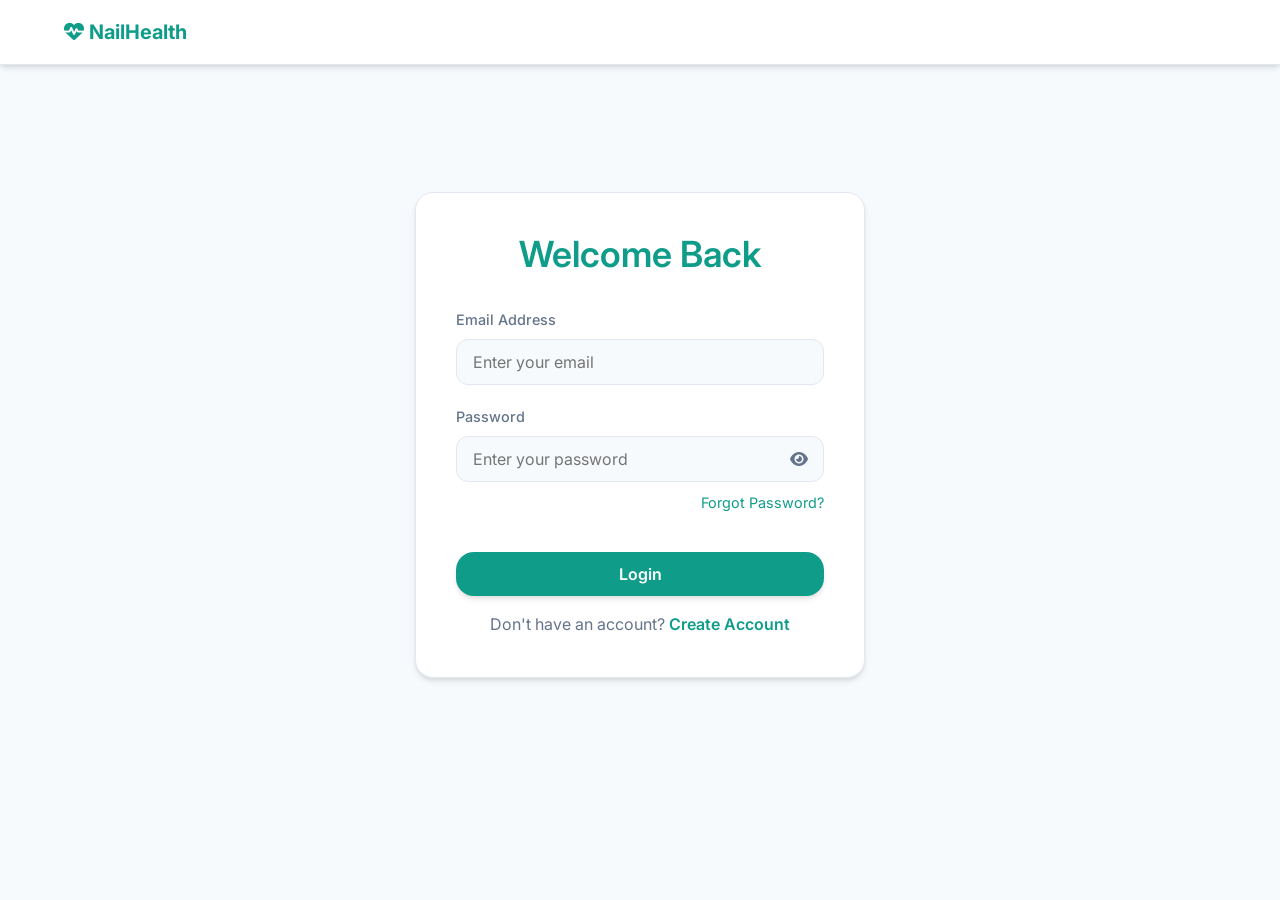
<file: frontend/records.html>
<!DOCTYPE html>
<html lang="en">
<head>
    <meta charset="UTF-8">
    <meta name="viewport" content="width=device-width, initial-scale=1.0">
    <title>My Reports - Smart Nail Health</title>
    <link rel="stylesheet" href="https://cdnjs.cloudflare.com/ajax/libs/font-awesome/6.4.0/css/all.min.css">
    <link rel="stylesheet" href="css/style.css">
    <link rel="stylesheet" href="css/records.css">
</head>
<body>
    <nav class="navbar">
        <div class="nav-brand"><a href="dashboard.html"><i class="fa-solid fa-heart-pulse"></i> NailHealth</a></div>
        <button class="hamburger" aria-label="Open navigation"><i class="fa-solid fa-bars"></i></button>
        <div class="nav-links">
            <a href="dashboard.html">Dashboard</a>
            <a href="upload.html" class="btn btn-primary">Upload</a>
            <a href="records.html" class="active">My Reports</a>
            <a href="settings.html"><i class="fa-solid fa-gear"></i> Settings</a>
            <a href="#" onclick="logout(); return false;">Logout</a>
        </div>
    </nav>
    <main class="main-content records-page">
        <header class="page-heading"><div><p class="eyebrow">Your records</p><h1>My Reports</h1><p>Review every completed nail health analysis in one place.</p></div><a class="btn btn-primary" href="upload.html"><i class="fa-solid fa-plus"></i> New analysis</a></header>
        <section class="card records-card" aria-labelledby="reportsHeading">
            <div class="records-toolbar"><h2 id="reportsHeading">Analysis history</h2><span id="reportCount" class="record-count">Loading...</span></div>
            <div id="recordsList" class="records-list"><div class="empty-state">Loading reports...</div></div>
        </section>
        <p class="records-disclaimer">Image-based monitoring supports awareness and does not replace professional medical advice.</p>
    </main>
    <script src="js/main.js"></script>
    <script src="js/records.js"></script>
</body>
</html>
</file>
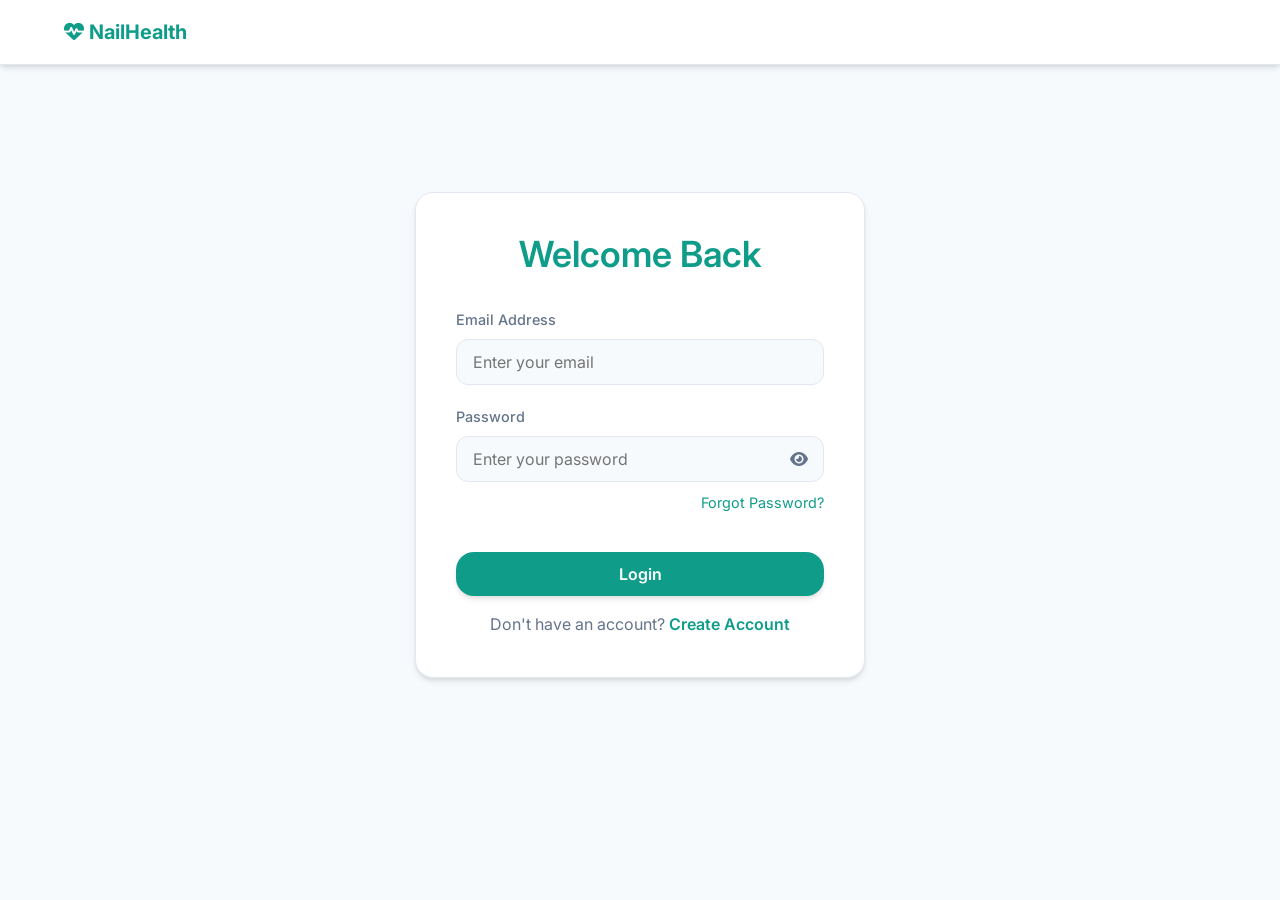
<file: frontend/result.html>
<!DOCTYPE html>
<html lang="en">
<head>
    <meta charset="UTF-8">
    <meta name="viewport" content="width=device-width, initial-scale=1.0">
    <title>Analysis Result - Smart Nail Health Monitoring System</title>
    <link rel="stylesheet" href="https://cdnjs.cloudflare.com/ajax/libs/font-awesome/6.4.0/css/all.min.css">
    <link href="https://fonts.googleapis.com/css2?family=Inter:wght@300;400;500;600;700&display=swap" rel="stylesheet">
    <link rel="stylesheet" href="css/style.css">
    <link rel="stylesheet" href="css/responsive.css">
    <link rel="stylesheet" href="css/result.css">
</head>
<body>

    <nav class="navbar">
        <div class="nav-brand">
            <a href="index.html" style="color: inherit;"><i class="fa-solid fa-heart-pulse"></i> NailHealth</a>
        </div>
        <button class="hamburger"><i class="fa-solid fa-bars"></i></button>
        <div class="nav-links">
            <a href="index.html">Home</a>
            <a href="dashboard.html">Dashboard</a>
            <a href="upload.html" class="btn btn-primary">Upload</a>
            <a href="settings.html"><i class="fa-solid fa-gear"></i> Settings</a>
            <a href="#" onclick="logout()">Logout</a>
        </div>
    </nav>

    <main class="main-content">
        <div id="loadingState" style="text-align: center; padding: 4rem;">
            <i class="fa-solid fa-circle-notch fa-spin" style="font-size: 3rem; color: var(--primary);"></i>
            <h3 class="mt-2">Loading result...</h3>
        </div>

        <div id="resultContent" style="display: none;">
            <div class="result-header">
                <h2>Analysis Result</h2>
                <p style="color: var(--text-secondary);" id="reportDate"></p>
            </div>

            <div class="card">
                <div style="text-align: center;">
                    <div class="score-display" id="scoreCircle">
                        <span class="big" id="healthScore">--</span>
                        <span class="small">/100</span>
                    </div>
                    <div class="risk-badge" id="riskBadge">--</div>
                </div>

                <div class="result-grid">
                    <div class="image-section">
                        <img id="analyzedImage" src="" alt="Analyzed Nail Image">
                        <div class="mt-2" style="display: flex; gap: 1rem; justify-content: center;">
                            <a href="dashboard.html" class="btn btn-secondary">Back to Dashboard</a>
                            <button id="downloadPdfBtn" class="btn btn-primary"><i class="fa-solid fa-download"></i> Save PDF</button>
                        </div>
                    </div>
                    
                    <div class="details-section">
                        <h3>Detailed Metrics</h3>
                        <div class="metric-row">
                            <span class="metric-label">Moisture Indicator</span>
                            <span class="metric-value" id="moistureVal">--</span>
                        </div>
                        <div class="metric-row">
                            <span class="metric-label">Brightness</span>
                            <span class="metric-value" id="brightnessVal">--</span>
                        </div>
                        <div class="metric-row">
                            <span class="metric-label">Contrast</span>
                            <span class="metric-value" id="contrastVal">--</span>
                        </div>
                        <div class="metric-row">
                            <span class="metric-label">Color Variation</span>
                            <span class="metric-value" id="colorVarVal">--</span>
                        </div>
                        <div class="metric-row">
                            <span class="metric-label">Texture Score</span>
                            <span class="metric-value" id="textureVal">--</span>
                        </div>

                        <div class="recommendations-box">
                            <h4 style="margin-bottom: 0.5rem; color: var(--primary);"><i class="fa-solid fa-clipboard-list"></i> Recommendations</h4>
                            <p id="recommendationsText" style="line-height: 1.6;"></p>
                        </div>
                    </div>
                </div>
            </div>
        </div>
    </main>

    <script src="js/main.js"></script>
    <script src="js/result.js"></script>
</body>
</html>
</file>
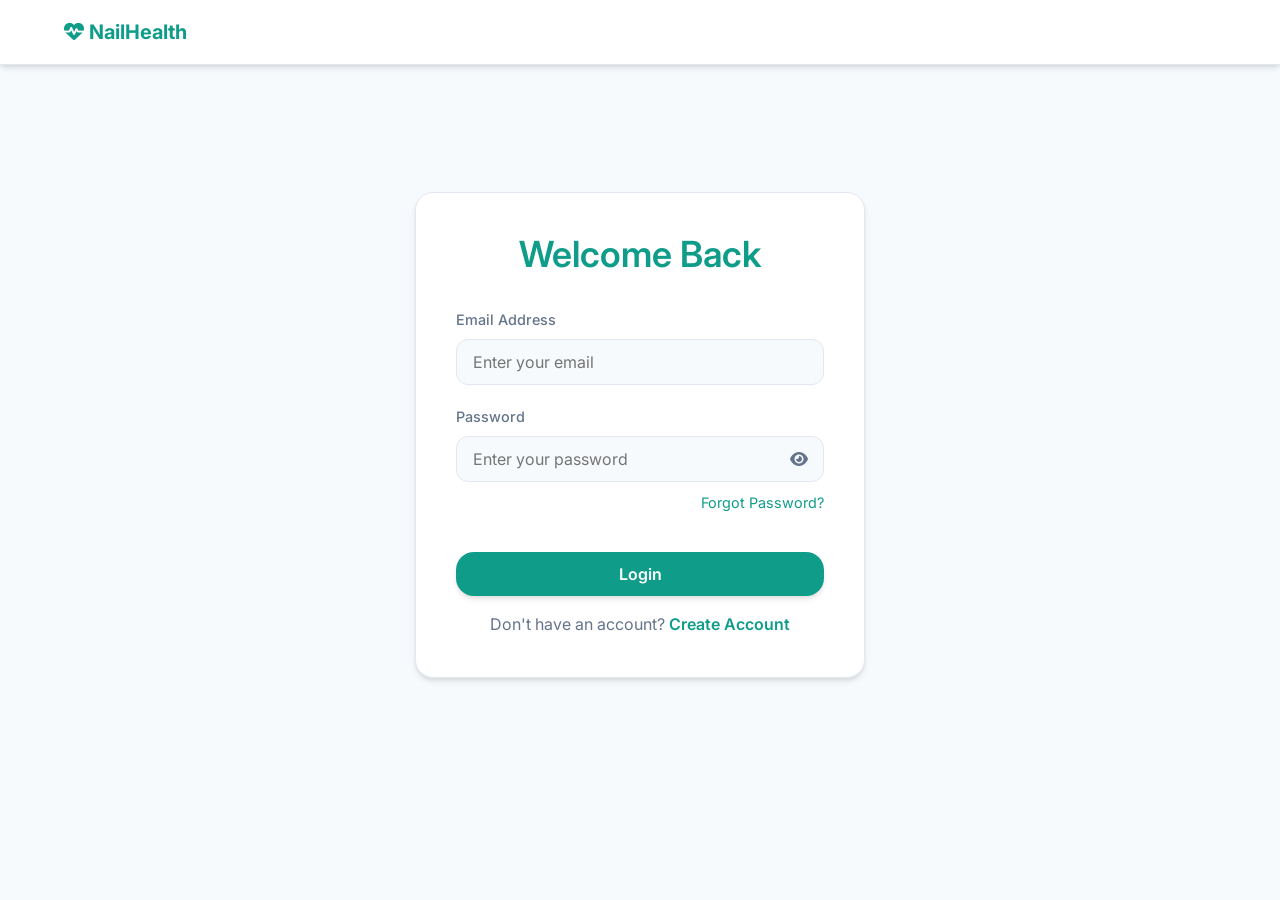
<file: frontend/settings.html>
<!DOCTYPE html>
<html lang="en">
<head>
    <meta charset="UTF-8">
    <meta name="viewport" content="width=device-width, initial-scale=1.0">
    <title>Settings - Smart Nail Health</title>
    <link rel="stylesheet" href="https://cdnjs.cloudflare.com/ajax/libs/font-awesome/6.4.0/css/all.min.css">
    <link href="https://fonts.googleapis.com/css2?family=Inter:wght@300;400;500;600;700&display=swap" rel="stylesheet">
    <link rel="stylesheet" href="css/style.css">
    <link rel="stylesheet" href="css/responsive.css">
    <style>
        .settings-section {
            margin-bottom: 2rem;
            padding-bottom: 2rem;
            border-bottom: 1px solid var(--border-color);
        }
        .settings-section:last-child {
            border-bottom: none;
            margin-bottom: 0;
            padding-bottom: 0;
        }
        .settings-grid {
            display: grid;
            grid-template-columns: repeat(auto-fit, minmax(200px, 1fr));
            gap: 1rem;
            margin-top: 1rem;
        }
        .option-card {
            border: 2px solid var(--border-color);
            border-radius: 12px;
            padding: 1rem;
            text-align: center;
            cursor: pointer;
            transition: var(--transition);
            font-weight: 600;
            color: var(--text-primary);
        }
        .option-card:hover {
            border-color: var(--primary);
            background-color: var(--mint);
            color: var(--primary);
        }
        .option-card.selected {
            border-color: var(--primary);
            background-color: var(--primary);
            color: white;
        }
    </style>
</head>
<body>
    <nav class="navbar">
        <div class="nav-brand">
            <a href="index.html" style="color: inherit;"><i class="fa-solid fa-heart-pulse"></i> NailHealth</a>
        </div>
        <button class="hamburger"><i class="fa-solid fa-bars"></i></button>
        <div class="nav-links">
            <a href="index.html">Home</a>
            <a href="dashboard.html">Dashboard</a>
            <a href="upload.html" class="btn btn-primary">Upload</a>
            <a href="settings.html" class="active"><i class="fa-solid fa-gear"></i> Settings</a>
            <a href="#" onclick="logout()">Logout</a>
        </div>
    </nav>
    <main class="main-content">
        <h2>Settings</h2>
        <div class="card mt-2">
            <div class="settings-section">
                <h3>Appearance UI Style</h3>
                <div class="settings-grid" id="uiStyleSettings">
                    <div class="option-card" data-value="fresh">Fresh Clinical</div>
                    <div class="option-card" data-value="glass">Glass Health</div>
                </div>
            </div>
            <div class="settings-section">
                <h3>Theme</h3>
                <div class="settings-grid" id="themeSettings">
                    <div class="option-card" data-value="light">Light</div>
                    <div class="option-card" data-value="dark">Dark</div>
                </div>
            </div>
            <div class="settings-section">
                <h3>Animations</h3>
                <div class="settings-grid" id="animSettings">
                    <div class="option-card" data-value="enabled">Enabled</div>
                    <div class="option-card" data-value="reduced">Reduced</div>
                </div>
            </div>
        </div>
    </main>
    <script src="js/main.js"></script>
    <script src="js/settings.js"></script>
</body>
</html>
</file>
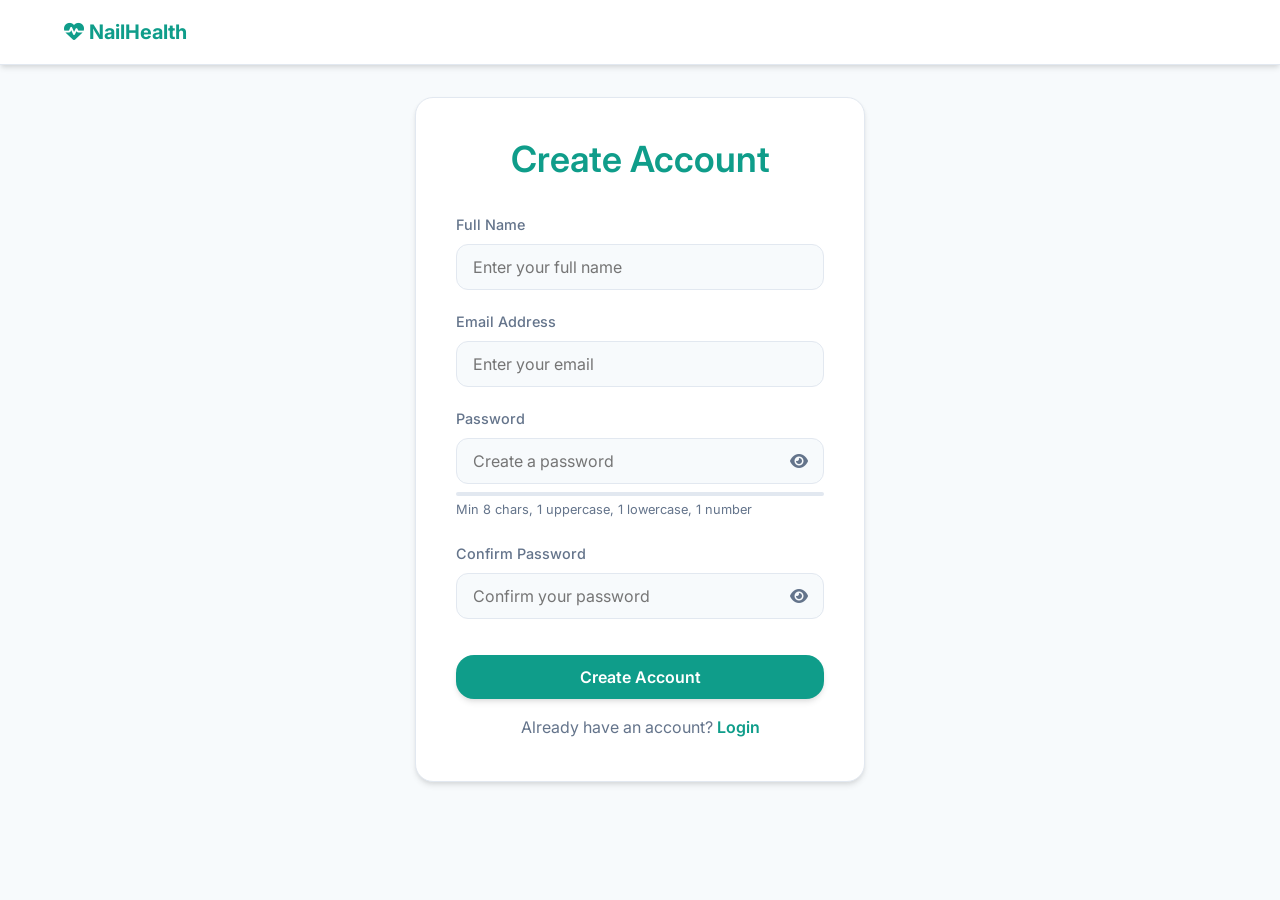
<file: frontend/signup.html>
<!DOCTYPE html>
<html lang="en">
<head>
    <meta charset="UTF-8">
    <meta name="viewport" content="width=device-width, initial-scale=1.0">
    <title>Sign Up - Smart Nail Health Monitoring System</title>
    <link rel="stylesheet" href="https://cdnjs.cloudflare.com/ajax/libs/font-awesome/6.4.0/css/all.min.css">
    <link href="https://fonts.googleapis.com/css2?family=Inter:wght@300;400;500;600;700&display=swap" rel="stylesheet">
    <link rel="stylesheet" href="css/style.css">
    <link rel="stylesheet" href="css/responsive.css">
    <link rel="stylesheet" href="css/auth.css">
</head>
<body>

    <nav class="navbar">
        <div class="nav-brand">
            <a href="index.html" style="color: inherit;"><i class="fa-solid fa-heart-pulse"></i> NailHealth</a>
        </div>
    </nav>

    <main class="auth-container">
        <div class="card auth-card">
            <h2 class="auth-title">Create Account</h2>
            <form id="signupForm">
                <div class="form-group">
                    <label class="form-label">Full Name</label>
                    <input type="text" id="name" class="form-control" placeholder="Enter your full name" required minlength="2">
                </div>
                <div class="form-group">
                    <label class="form-label">Email Address</label>
                    <input type="email" id="email" class="form-control" placeholder="Enter your email" required>
                </div>
                <div class="form-group">
                    <label class="form-label">Password</label>
                    <div class="input-icon-wrapper">
                        <input type="password" id="password" class="form-control" placeholder="Create a password" required minlength="8">
                        <i class="fa-solid fa-eye toggle-password"></i>
                    </div>
                    <div class="password-strength">
                        <div id="passwordStrengthBar" class="password-strength-bar"></div>
                    </div>
                    <small style="color: var(--text-secondary); font-size: 0.8rem;">Min 8 chars, 1 uppercase, 1 lowercase, 1 number</small>
                </div>
                <div class="form-group">
                    <label class="form-label">Confirm Password</label>
                    <div class="input-icon-wrapper">
                        <input type="password" id="confirmPassword" class="form-control" placeholder="Confirm your password" required>
                        <i class="fa-solid fa-eye toggle-password"></i>
                    </div>
                </div>
                <button type="submit" class="btn btn-primary" style="width: 100%; margin-top: 1rem;" id="signupBtn">
                    Create Account
                </button>
            </form>
            <div class="text-center mt-2">
                <span style="color: var(--text-secondary);">Already have an account?</span>
                <a href="login.html" style="font-weight: 600;">Login</a>
            </div>
        </div>
    </main>

    <script src="js/main.js"></script>
    <script src="js/signup.js"></script>
</body>
</html>
</file>
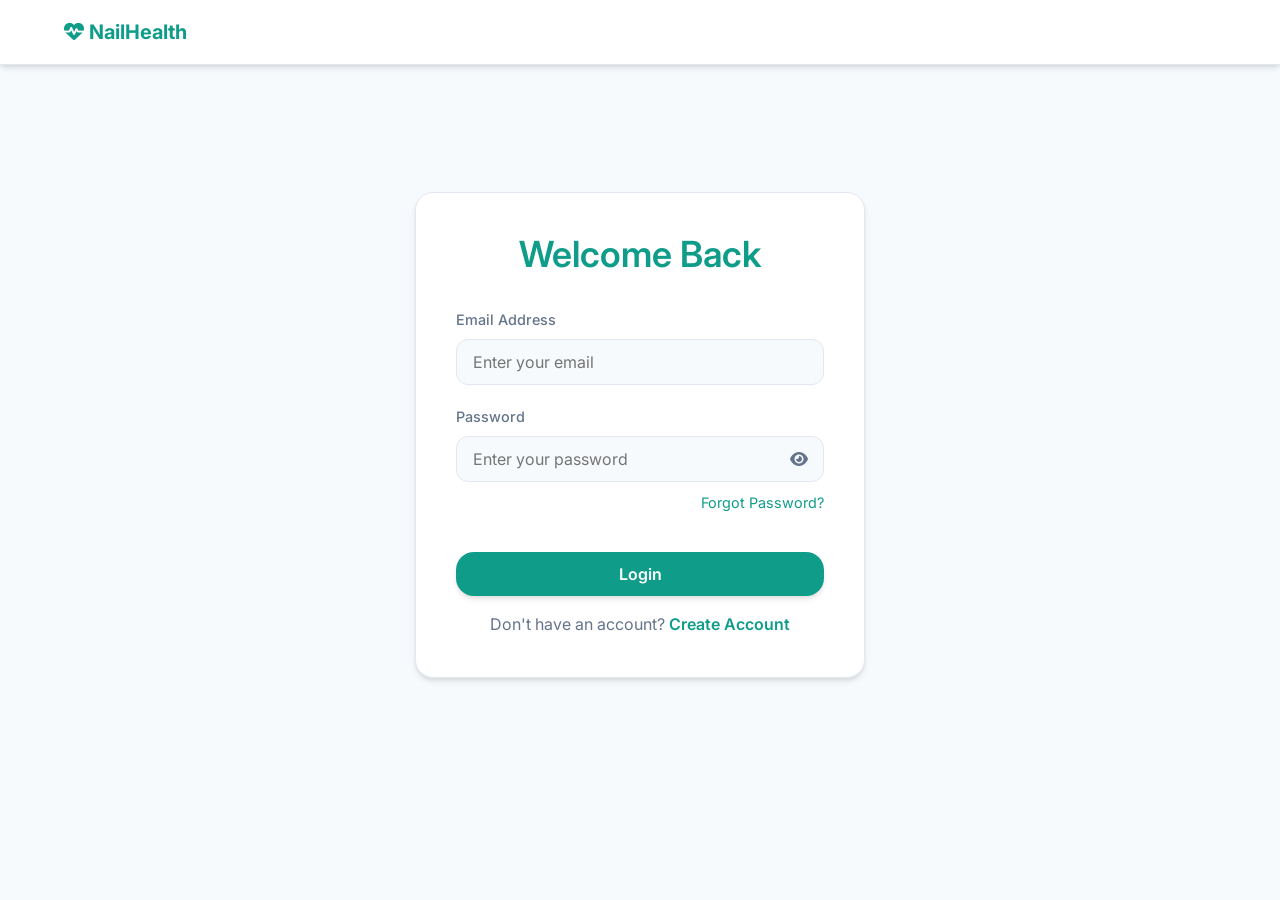
<file: frontend/upload.html>
<!DOCTYPE html>
<html lang="en">
<head>
    <meta charset="UTF-8">
    <meta name="viewport" content="width=device-width, initial-scale=1.0">
    <title>Upload Nail Image - Smart Nail Health Monitoring System</title>
    <link rel="stylesheet" href="https://cdnjs.cloudflare.com/ajax/libs/font-awesome/6.4.0/css/all.min.css">
    <link href="https://fonts.googleapis.com/css2?family=Inter:wght@300;400;500;600;700&display=swap" rel="stylesheet">
    <link rel="stylesheet" href="css/style.css">
    <link rel="stylesheet" href="css/responsive.css">
    <link rel="stylesheet" href="css/upload.css">
</head>
<body>

    <nav class="navbar">
        <div class="nav-brand">
            <a href="index.html" style="color: inherit;"><i class="fa-solid fa-heart-pulse"></i> NailHealth</a>
        </div>
        <button class="hamburger"><i class="fa-solid fa-bars"></i></button>
        <div class="nav-links">
            <a href="index.html">Home</a>
            <a href="dashboard.html">Dashboard</a>
            <a href="upload.html" class="active btn btn-primary">Upload</a>
            <a href="settings.html"><i class="fa-solid fa-gear"></i> Settings</a>
            <a href="#" onclick="logout()">Logout</a>
        </div>
    </nav>

    <main class="main-content">
        <div class="upload-container">
            <h2>Upload Nail Image</h2>
            <p style="color: var(--text-secondary);">Take a clear, well-lit photo of your nail for analysis.</p>

            <div class="card upload-area" id="dropZone">
                
                <div id="uploadPrompt">
                    <i class="fa-solid fa-cloud-arrow-up upload-icon"></i>
                    <h3>Drag & Drop</h3>
                    <p class="mb-2">OR</p>
                    
                    <div class="upload-actions">
                        <label class="btn btn-primary">
                            <i class="fa-solid fa-camera"></i> Take Photo
                            <input type="file" id="cameraInput" class="file-input" accept="image/jpeg,image/png" capture="environment">
                        </label>
                        <label class="btn btn-secondary">
                            <i class="fa-regular fa-image"></i> Gallery
                            <input type="file" id="galleryInput" class="file-input" accept="image/jpeg,image/png">
                        </label>
                    </div>
                    
                    <p class="mt-2" style="font-size: 0.85rem; color: var(--text-secondary);">
                        Supported: JPG / JPEG / PNG<br>Maximum: 5 MB
                    </p>
                </div>

                <div class="preview-container" id="previewContainer">
                    <img id="imagePreview" class="preview-image" src="" alt="Nail Preview">
                    <div id="fileInfo" class="mb-2" style="font-size: 0.9rem; font-weight: 500;"></div>
                    <div class="upload-actions">
                        <button id="removeBtn" class="btn btn-secondary"><i class="fa-solid fa-trash"></i> Remove</button>
                        <button id="analyzeBtn" class="btn btn-primary"><i class="fa-solid fa-wand-magic-sparkles"></i> Analyze Image</button>
                    </div>
                </div>

                <div class="loading-overlay" id="loadingOverlay">
                    <i class="fa-solid fa-circle-notch fa-spin spinner"></i>
                    <h3 id="loadingText">Processing image...</h3>
                    <p style="color: var(--text-secondary);">Extracting features & calculating score</p>
                </div>
            </div>
            
        </div>
    </main>

    <script src="js/main.js"></script>
    <script src="js/upload.js"></script>
</body>
</html>
</file>
<file: frontend/css/style.css>
/* ROOT CSS VARIABLES */
:root {
  /* Fresh Clinical (Default) */
  --primary: #0F9D8A;
  --primary-hover: #0d8777;
  --secondary: #3B82F6;
  --mint: #E8F8F5;
  --bg-color: #F7FAFC;
  --surface: #FFFFFF;
  --text-primary: #1F2937;
  --text-secondary: #64748B;
  --border-color: #e2e8f0;
  --shadow: 0 4px 6px -1px rgba(0, 0, 0, 0.1), 0 2px 4px -1px rgba(0, 0, 0, 0.06);
  --border-radius: 18px;
  --glass-bg: transparent;
  --glass-border: transparent;
  --glass-backdrop: none;
  --success: #10B981;
  --warning: #F59E0B;
  --danger: #EF4444;
  --font-family: 'Inter', sans-serif;
  --transition: all 0.3s ease;
}

/* Glass Health Mode */
[data-theme="glass"] {
  --bg-color: #E8F8F5; /* Very light mint */
  --surface: rgba(255, 255, 255, 0.4);
  --glass-backdrop: blur(16px);
  --border-color: rgba(255, 255, 255, 0.6);
  --shadow: 0 8px 32px 0 rgba(31, 38, 135, 0.1);
  --border-radius: 24px;
}

[data-theme="glass"] body {
  background: linear-gradient(135deg, #e0c3fc 0%, #8ec5fc 100%);
  background-attachment: fixed;
}

[data-theme="glass"] .navbar {
  margin: 1rem 5%;
  border-radius: 30px;
  background: rgba(255, 255, 255, 0.25);
  border: 1px solid rgba(255, 255, 255, 0.4);
  box-shadow: 0 4px 30px rgba(0, 0, 0, 0.1);
}

[data-theme="glass"] .card {
  background: rgba(255, 255, 255, 0.25);
  box-shadow: 0 8px 32px 0 rgba(31, 38, 135, 0.1);
  backdrop-filter: blur(12px);
  -webkit-backdrop-filter: blur(12px);
  border: 1px solid rgba(255, 255, 255, 0.3);
  transform: translateY(-5px);
}

/* Dark Theme overrides */
[data-color-scheme="dark"] {
  --bg-color: #121212;
  --surface: #1e1e1e;
  --text-primary: #f8fafc;
  --text-secondary: #cbd5e1;
  --border-color: #334155;
  --shadow: 0 4px 6px -1px rgba(0, 0, 0, 0.5);
}

[data-color-scheme="dark"][data-theme="glass"] {
  --bg-color: #0f172a;
  --surface: rgba(30, 41, 59, 0.5);
  --border-color: rgba(255, 255, 255, 0.1);
}
[data-color-scheme="dark"][data-theme="glass"] body {
  background: linear-gradient(135deg, #0f2027 0%, #203a43 50%, #2c5364 100%);
  background-attachment: fixed;
}

* {
  margin: 0;
  padding: 0;
  box-sizing: border-box;
}

body {
  font-family: var(--font-family);
  background-color: var(--bg-color);
  color: var(--text-primary);
  line-height: 1.6;
  transition: background-color 0.3s ease, color 0.3s ease;
  min-height: 100vh;
  display: flex;
  flex-direction: column;
}

/* Typography */
h1, h2, h3, h4, h5, h6 {
  color: var(--text-primary);
  font-weight: 600;
  line-height: 1.2;
}

h1 { font-size: clamp(2rem, 5vw, 3.5rem); margin-bottom: 1rem; }
h2 { font-size: clamp(1.5rem, 4vw, 2.25rem); margin-bottom: 1rem; }
h3 { font-size: clamp(1.25rem, 3vw, 1.5rem); margin-bottom: 0.75rem; }

a {
  text-decoration: none;
  color: var(--primary);
  transition: var(--transition);
}
a:hover { color: var(--primary-hover); }

/* Navigation */
.navbar {
  display: flex;
  justify-content: space-between;
  align-items: center;
  padding: 1rem 5%;
  background-color: var(--surface);
  backdrop-filter: var(--glass-backdrop);
  border-bottom: 1px solid var(--border-color);
  box-shadow: var(--shadow);
  position: sticky;
  top: 0;
  z-index: 1000;
}

.nav-brand {
  font-size: 1.25rem;
  font-weight: 700;
  color: var(--primary);
  display: flex;
  align-items: center;
  gap: 0.5rem;
}

.nav-links {
  display: flex;
  gap: 1.5rem;
  align-items: center;
}

.nav-links a {
  color: var(--text-primary);
  font-weight: 500;
}

.nav-links a:hover, .nav-links a.active {
  color: var(--primary);
}

.hamburger {
  display: none;
  background: none;
  border: none;
  font-size: 1.5rem;
  color: var(--text-primary);
  cursor: pointer;
  padding: 0.5rem;
}

/* Buttons */
.btn {
  display: inline-flex;
  align-items: center;
  justify-content: center;
  gap: 0.5rem;
  padding: 0.75rem 1.5rem;
  border-radius: var(--border-radius);
  font-weight: 600;
  cursor: pointer;
  transition: var(--transition);
  border: none;
  font-family: inherit;
  font-size: 1rem;
}

.btn-primary {
  background-color: var(--primary);
  color: #fff;
  box-shadow: var(--shadow);
}
.btn-primary:hover {
  background-color: var(--primary-hover);
  transform: translateY(-2px);
}
.btn-primary:disabled, .btn-primary.loading {
  opacity: 0.7;
  cursor: not-allowed;
  transform: none;
}

.btn-secondary {
  background-color: transparent;
  color: var(--primary);
  border: 1px solid var(--primary);
}
.btn-secondary:hover {
  background-color: var(--mint);
}

/* Cards */
.card {
  background-color: var(--surface);
  backdrop-filter: var(--glass-backdrop);
  border: 1px solid var(--border-color);
  border-radius: var(--border-radius);
  padding: 1.5rem;
  box-shadow: var(--shadow);
  transition: var(--transition);
}

/* Forms */
.form-group {
  margin-bottom: 1.25rem;
  position: relative;
}
.form-label {
  display: block;
  margin-bottom: 0.5rem;
  font-weight: 500;
  color: var(--text-secondary);
  font-size: 0.9rem;
}
.form-control {
  width: 100%;
  padding: 0.75rem 1rem;
  border: 1px solid var(--border-color);
  border-radius: 12px;
  font-family: inherit;
  font-size: 1rem;
  background-color: var(--bg-color);
  color: var(--text-primary);
  transition: var(--transition);
}
.form-control:focus {
  outline: none;
  border-color: var(--primary);
  box-shadow: 0 0 0 3px rgba(15, 157, 138, 0.2);
}
.input-icon-wrapper {
  position: relative;
}
.input-icon-wrapper .form-control {
  padding-right: 2.5rem;
}
.input-icon-wrapper .toggle-password {
  position: absolute;
  right: 1rem;
  top: 50%;
  transform: translateY(-50%);
  cursor: pointer;
  color: var(--text-secondary);
}

/* Toasts */
#toast-container {
  position: fixed;
  bottom: 20px;
  right: 20px;
  z-index: 9999;
  display: flex;
  flex-direction: column;
  gap: 10px;
}
.toast {
  padding: 1rem 1.5rem;
  border-radius: 12px;
  color: #fff;
  font-weight: 500;
  box-shadow: var(--shadow);
  animation: slideIn 0.3s ease forwards, fadeOut 0.3s ease 3s forwards;
  display: flex;
  align-items: center;
  gap: 0.75rem;
}
.toast.success { background-color: var(--success); }
.toast.error { background-color: var(--danger); }
.toast.info { background-color: var(--secondary); }

/* Main Content */
.main-content {
  flex: 1;
  width: 100%;
  max-width: 1200px;
  margin: 0 auto;
  padding: 2rem 5%;
}

/* Footer */
footer {
  background-color: var(--surface);
  border-top: 1px solid var(--border-color);
  padding: 3rem 5% 1.5rem;
  margin-top: auto;
}
.footer-grid {
  display: grid;
  grid-template-columns: repeat(auto-fit, minmax(200px, 1fr));
  gap: 2rem;
  margin-bottom: 2rem;
}
.footer-col h4 {
  margin-bottom: 1rem;
}
.footer-col ul {
  list-style: none;
}
.footer-col ul li {
  margin-bottom: 0.5rem;
}
.footer-col a {
  color: var(--text-secondary);
}
.footer-col a:hover {
  color: var(--primary);
}
.footer-bottom {
  text-align: center;
  padding-top: 1.5rem;
  border-top: 1px solid var(--border-color);
  color: var(--text-secondary);
  font-size: 0.9rem;
}

/* Utilities */
.text-center { text-align: center; }
.mb-1 { margin-bottom: 0.5rem; }
.mb-2 { margin-bottom: 1rem; }
.mb-3 { margin-bottom: 1.5rem; }
.mt-1 { margin-top: 0.5rem; }
.mt-2 { margin-top: 1rem; }
.mt-3 { margin-top: 1.5rem; }

.hidden { display: none !important; }

/* Animations */
@keyframes slideIn {
  from { transform: translateX(100%); opacity: 0; }
  to { transform: translateX(0); opacity: 1; }
}
@keyframes fadeOut {
  from { opacity: 1; }
  to { opacity: 0; visibility: hidden; }
}
@keyframes fadeIn {
  from { opacity: 0; }
  to { opacity: 1; }
}

[data-animations="reduced"] * {
  animation: none !important;
  transition: none !important;
}

/* Responsive constraints globally */
img {
  max-width: 100%;
  height: auto;
}

/* Container */
.container {
  width: 100%;
  max-width: 1200px;
  margin: 0 auto;
}
</file>
<file: frontend/css/responsive.css>
/* Mobile-first constraints */

/* Tablet & Mobile */
@media (max-width: 912px) {
  .nav-links {
    position: fixed;
    top: 60px; /* Adjust based on navbar height */
    left: -100%;
    width: 100%;
    height: calc(100vh - 60px);
    background-color: var(--surface);
    backdrop-filter: var(--glass-backdrop);
    flex-direction: column;
    align-items: center;
    padding-top: 2rem;
    transition: left 0.3s ease;
    z-index: 999;
  }

  .nav-links.nav-active {
    left: 0;
  }

  .hamburger {
    display: block;
  }

  .footer-grid {
    grid-template-columns: 1fr;
    text-align: center;
  }
}

/* Small Mobile */
@media (max-width: 480px) {
  .btn {
    width: 100%;
  }

  h1 { font-size: 2rem; }
  h2 { font-size: 1.5rem; }
  
  .main-content {
    padding: 1rem 5%;
  }

  .card {
    padding: 1rem;
  }
}

/* Assure no horizontal scroll */
html, body {
  max-width: 100vw;
  overflow-x: hidden;
}
</file>
<file: frontend/css/dashboard.css>
:root { --dashboard-sidebar: 248px; --dashboard-gap: 22px; --dashboard-line: #e7eef2; }
.dashboard-page { background: var(--bg-color); color: var(--text-primary); display: block; }
.dashboard-shell { display: flex; min-height: 100vh; }
.dashboard-sidebar { width: var(--dashboard-sidebar); background: var(--surface); border-right: 1px solid var(--dashboard-line); padding: 28px 16px 22px; display: flex; flex-direction: column; position: fixed; inset: 0 auto 0 0; z-index: 10; }
.brand-lockup { padding: 0 12px 28px; border-bottom: 1px solid var(--dashboard-line); }
.brand-mark { color: var(--text-primary); display: flex; align-items: center; gap: 11px; }
.brand-mark:hover { color: var(--text-primary); }
.brand-mark strong, .brand-mark small { display: block; }
.brand-mark strong { font-size: 1.05rem; letter-spacing: -.02em; }
.brand-mark small { color: var(--text-secondary); font-size: .67rem; margin-top: 1px; }
.brand-icon { width: 34px; height: 34px; border-radius: 11px; background: var(--primary); color: #fff; display: grid; place-items: center; font-weight: 800; font-size: .72rem; letter-spacing: -.05em; }
.profile-block { display: flex; align-items: center; gap: 10px; padding: 25px 11px 27px; }
.avatar { width: 39px; height: 39px; border-radius: 50%; display: grid; place-items: center; flex: 0 0 auto; color: var(--primary); background: var(--mint); font-weight: 700; }
.avatar-small { width: 34px; height: 34px; }
.profile-copy { min-width: 0; }
.profile-copy strong, .profile-copy span { display: block; overflow: hidden; text-overflow: ellipsis; white-space: nowrap; }
.profile-copy strong { font-size: .82rem; }
.profile-copy span { color: var(--text-secondary); font-size: .68rem; margin-top: 2px; }
.dashboard-nav { display: flex; flex-direction: column; gap: 4px; }
.nav-section-label { color: #9aa8b6; font-size: .64rem; letter-spacing: .09em; text-transform: uppercase; padding: 0 13px 7px; margin-top: 3px; }
.nav-section-label + .nav-section-label { margin-top: 20px; }
.dashboard-nav-link, .sidebar-logout { min-height: 43px; border-radius: 10px; padding: 0 13px; display: flex; align-items: center; gap: 12px; color: var(--text-secondary); font-size: .8rem; font-weight: 600; transition: var(--transition); }
.dashboard-nav-link:hover, .dashboard-nav-link.active { color: var(--primary); background: var(--mint); }
.nav-icon { width: 18px; text-align: center; font-size: 1rem; line-height: 1; }
.sidebar-logout { border: 0; background: transparent; cursor: pointer; font: inherit; margin-top: auto; width: 100%; }
.sidebar-logout:hover { color: var(--danger); background: #fff1f1; }
.dashboard-main { width: calc(100% - var(--dashboard-sidebar)); margin-left: var(--dashboard-sidebar); padding: 32px clamp(24px, 3.3vw, 52px) 28px; max-width: 1660px; }
.dashboard-topbar { display: flex; align-items: center; justify-content: space-between; gap: 20px; margin-bottom: 28px; }
.eyebrow { color: var(--primary); font-size: .65rem; font-weight: 800; letter-spacing: .12em; text-transform: uppercase; margin: 0 0 7px; }
.dashboard-topbar h1 { font-size: 1.65rem; letter-spacing: -.04em; margin: 0 0 5px; }
.welcome-line { color: var(--text-secondary); font-size: .78rem; margin: 0; }
.welcome-line strong { color: var(--text-primary); }
.topbar-user { display: flex; align-items: center; gap: 10px; font-size: .78rem; font-weight: 700; }
.settings-link { color: var(--text-secondary); font-size: 1.1rem; margin-left: 8px; }
.summary-grid { display: grid; grid-template-columns: repeat(4, minmax(0, 1fr)); gap: var(--dashboard-gap); margin-bottom: var(--dashboard-gap); }
.summary-card, .dashboard-card { background: var(--surface); border: 1px solid var(--dashboard-line); border-radius: 15px; box-shadow: 0 7px 22px rgba(39, 66, 83, .045); }
.summary-card { min-height: 126px; padding: 20px 18px; display: flex; align-items: flex-start; gap: 14px; border-top: 3px solid var(--primary); }
.card-accent-blue { border-top-color: var(--secondary); }.card-accent-amber { border-top-color: var(--warning); }.card-accent-violet { border-top-color: #8b7cf6; }
.summary-icon { width: 37px; height: 37px; border-radius: 10px; display: grid; place-items: center; background: var(--mint); color: var(--primary); font-size: 1.1rem; flex: 0 0 auto; }.card-accent-blue .summary-icon { background: var(--light-blue, #eef6ff); color: var(--secondary); }.card-accent-amber .summary-icon { background: #fff7e8; color: #d78a00; }.card-accent-violet .summary-icon { background: #f1efff; color: #7566e8; }
.summary-card p { color: var(--text-secondary); font-size: .69rem; font-weight: 600; margin: 1px 0 5px; }.summary-card strong { display: block; font-size: 1.4rem; letter-spacing: -.04em; line-height: 1.15; }.summary-card strong em { color: var(--text-secondary); font-size: .72rem; font-style: normal; font-weight: 600; margin-left: 2px; }.summary-card small { color: var(--text-secondary); display: block; font-size: .62rem; margin-top: 7px; }
.dashboard-grid { display: grid; gap: var(--dashboard-gap); }.dashboard-grid-main { grid-template-columns: minmax(0, 1.6fr) minmax(270px, .78fr); }.dashboard-grid-lower { grid-template-columns: minmax(0, 1.6fr) minmax(270px, .78fr); margin-top: var(--dashboard-gap); }
.dashboard-card { padding: 22px; min-width: 0; }.card-heading { align-items: flex-start; display: flex; justify-content: space-between; gap: 15px; }.card-heading h2 { font-size: 1.02rem; letter-spacing: -.025em; margin: 0; }.text-action { color: var(--primary); font-size: .68rem; font-weight: 800; white-space: nowrap; }.text-action span { font-size: .9rem; margin-left: 3px; }.chart-key { display: flex; justify-content: space-between; margin: 25px 0 4px; color: var(--text-secondary); font-size: .66rem; }.chart-key i { display: inline-block; width: 7px; height: 7px; border-radius: 50%; background: var(--primary); margin-right: 6px; }.health-chart { height: 238px; position: relative; }.health-chart svg { display: block; height: 100%; overflow: visible; width: 100%; }.chart-grid-line { stroke: var(--dashboard-line); stroke-width: 1; }.chart-line { fill: none; stroke: var(--primary); stroke-linecap: round; stroke-linejoin: round; stroke-width: 2.5; }.chart-area { fill: url(#scoreFill); }.chart-point { fill: var(--surface); stroke: var(--primary); stroke-width: 2.5; }.chart-label { fill: var(--text-secondary); font-size: 10px; }.chart-score { fill: var(--text-secondary); font-size: 10px; text-anchor: end; }
.donut-wrap { display: grid; place-items: center; padding: 20px 0 17px; }.risk-donut { width: 142px; height: 142px; border-radius: 50%; background: conic-gradient(var(--success) 0 0%, var(--warning) 0 0%, var(--danger) 0 0%); display: grid; place-items: center; position: relative; }.risk-donut::before { background: var(--surface); border-radius: 50%; content: ''; inset: 17px; position: absolute; }.risk-donut div { position: relative; text-align: center; z-index: 1; }.risk-donut strong, .risk-donut span { display: block; }.risk-donut strong { font-size: 1.5rem; }.risk-donut span { color: var(--text-secondary); font-size: .63rem; }.risk-list { display: grid; gap: 12px; }.risk-row { display: flex; justify-content: space-between; color: var(--text-secondary); font-size: .72rem; }.risk-row strong { color: var(--text-primary); }.risk-dot { border-radius: 50%; display: inline-block; height: 8px; margin-right: 7px; width: 8px; }.risk-dot.low { background: var(--success); }.risk-dot.moderate { background: var(--warning); }.risk-dot.high { background: var(--danger); }.risk-empty { display: none; }
.recent-list { display: grid; gap: 9px; margin-top: 19px; }.recent-item { align-items: center; border-bottom: 1px solid var(--dashboard-line); display: grid; gap: 12px; grid-template-columns: 42px minmax(110px, 1fr) 78px 82px 74px 50px; padding: 10px 0; }.recent-item:last-child { border-bottom: 0; }.nail-thumb { background: var(--mint); border-radius: 10px; height: 42px; object-fit: cover; width: 42px; }.record-title, .record-meta { display: block; }.record-title { font-size: .75rem; font-weight: 800; }.record-meta { color: var(--text-secondary); font-size: .63rem; margin-top: 3px; }.record-label { color: var(--text-secondary); font-size: .62rem; }.record-value { display: block; font-size: .72rem; font-weight: 700; margin-top: 3px; }.risk-badge { border-radius: 99px; display: inline-block; font-size: .6rem; font-weight: 800; padding: 4px 8px; }.risk-badge.low { background: #e5f8f0; color: #13875e; }.risk-badge.moderate { background: #fff4db; color: #a96800; }.risk-badge.high { background: #ffebeb; color: #c73d3d; }.view-link { color: var(--primary); font-size: .65rem; font-weight: 800; }.empty-state { align-items: center; color: var(--text-secondary); display: flex; font-size: .78rem; justify-content: center; min-height: 150px; text-align: center; }.tips-card { background: var(--mint); }.tips-card .card-heading h2 { max-width: 190px; }.tip-spark { color: var(--primary); font-size: 1.4rem; }.tips-intro { color: var(--text-secondary); font-size: .7rem; margin: 21px 0 12px; }.tips-card ul { display: grid; gap: 12px; list-style: none; padding: 0; }.tips-card li { font-size: .72rem; padding-left: 17px; position: relative; }.tips-card li::before { color: var(--primary); content: '•'; font-size: 1.2rem; left: 0; position: absolute; top: -4px; }.dashboard-disclaimer { color: var(--text-secondary); font-size: .62rem; margin: 22px 0 0; text-align: right; }.dashboard-menu-toggle, .sidebar-backdrop { display: none; }
[data-theme="glass"] .dashboard-sidebar { background: rgba(255,255,255,.34); border-color: rgba(255,255,255,.65); box-shadow: 8px 0 28px rgba(57, 96, 130, .08); backdrop-filter: blur(18px); }.dashboard-page [data-theme="glass"] .dashboard-card, [data-theme="glass"] .summary-card { box-shadow: 0 12px 30px rgba(31, 84, 114, .12); }
@media (max-width: 1100px) { .summary-grid { grid-template-columns: repeat(2, minmax(0, 1fr)); }.dashboard-main { padding-left: 28px; padding-right: 28px; }.recent-item { grid-template-columns: 42px minmax(100px, 1fr) 70px 76px 66px 46px; } }
@media (max-width: 760px) { .dashboard-menu-toggle { align-items: center; background: var(--surface); border: 1px solid var(--dashboard-line); border-radius: 10px; display: flex; flex-direction: column; gap: 4px; height: 42px; justify-content: center; left: 16px; padding: 0; position: fixed; top: 16px; width: 42px; z-index: 30; }.dashboard-menu-toggle span { background: var(--text-primary); border-radius: 2px; height: 2px; width: 17px; }.dashboard-sidebar { box-shadow: 8px 0 24px rgba(31, 55, 75, .12); transform: translateX(-100%); transition: transform .25s ease; }.dashboard-sidebar.open { transform: translateX(0); }.sidebar-backdrop { background: rgba(20, 35, 45, .25); inset: 0; position: fixed; z-index: 9; }.sidebar-backdrop.visible { display: block; }.dashboard-main { margin-left: 0; padding: 78px 16px 24px; width: 100%; }.dashboard-topbar { align-items: flex-start; }.topbar-user span, .settings-link { display: none; }.dashboard-grid-main, .dashboard-grid-lower { grid-template-columns: 1fr; }.recent-item { grid-template-columns: 42px minmax(0, 1fr) 64px; }.recent-item .record-stat, .recent-item .risk-badge { display: none; }.recent-item .view-link { justify-self: end; }.dashboard-disclaimer { text-align: left; } }
@media (max-width: 430px) { .summary-grid { gap: 10px; }.summary-card { min-height: 112px; padding: 15px 12px; gap: 9px; }.summary-icon { height: 30px; width: 30px; }.summary-card p { font-size: .61rem; }.summary-card strong { font-size: 1.1rem; }.summary-card small { font-size: .56rem; }.dashboard-card { padding: 17px 14px; }.card-heading h2 { font-size: .94rem; }.health-chart { height: 210px; }.text-action { font-size: .61rem; }.recent-item { gap: 8px; }.record-title { font-size: .68rem; } }
</file>
<file: frontend/css/auth.css>
.auth-container {
  display: flex;
  align-items: center;
  justify-content: center;
  min-height: calc(100vh - 160px);
  padding: 2rem 5%;
}
.auth-card {
  width: 100%;
  max-width: 450px;
  padding: 2.5rem;
}
.auth-title {
  text-align: center;
  margin-bottom: 2rem;
  color: var(--primary);
}
.password-strength {
  height: 4px;
  background-color: var(--border-color);
  margin-top: 0.5rem;
  border-radius: 2px;
  overflow: hidden;
}
.password-strength-bar {
  height: 100%;
  width: 0;
  transition: width 0.3s ease, background-color 0.3s ease;
}
.password-strength-bar.weak { width: 33%; background-color: var(--danger); }
.password-strength-bar.medium { width: 66%; background-color: var(--warning); }
.password-strength-bar.strong { width: 100%; background-color: var(--success); }

/* Mobile Adjustments */
@media (max-width: 480px) {
  .auth-card {
    padding: 1.5rem;
  }
}
</file>
<file: frontend/css/records.css>
.records-page { max-width: 1120px; width: 90%; margin: 0 auto; padding: 3.5rem 0; }
.page-heading { display: flex; align-items: end; justify-content: space-between; gap: 2rem; margin-bottom: 2rem; }
.page-heading h1 { margin: .35rem 0 .5rem; }
.page-heading p:not(.eyebrow) { color: var(--text-secondary); }
.eyebrow { color: var(--primary); font-size: .75rem; font-weight: 800; letter-spacing: .12em; text-transform: uppercase; margin: 0; }
.records-card { padding: 0; overflow: hidden; }
.records-toolbar { display: flex; align-items: center; justify-content: space-between; gap: 1rem; padding: 1.4rem 1.5rem; border-bottom: 1px solid var(--border-color); }
.records-toolbar h2 { font-size: 1.25rem; margin: 0; }
.record-count { color: var(--text-secondary); font-size: .9rem; }
.records-list { display: grid; }
.record-row { display: grid; grid-template-columns: minmax(220px, 1.6fr) 1fr 1fr auto; align-items: center; gap: 1rem; padding: 1.15rem 1.5rem; border-bottom: 1px solid var(--border-color); }
.record-row:last-child { border-bottom: 0; }
.record-id, .record-id > div { display: flex; align-items: center; gap: .75rem; }
.record-id > div { display: grid; gap: .15rem; }
.record-id strong { color: var(--text-primary); }
.record-id span:not(.record-icon) { color: var(--text-secondary); font-size: .82rem; }
.record-icon { width: 2.5rem; height: 2.5rem; display: grid; place-items: center; color: var(--primary); background: var(--mint); border-radius: 12px; }
.record-metric { display: grid; gap: .2rem; }
.record-metric small { color: var(--text-secondary); font-size: .76rem; }
.record-metric strong { font-size: 1.1rem; }
.record-metric em { color: var(--text-secondary); font-size: .75rem; font-style: normal; font-weight: 500; }
.risk-badge { display: inline-flex; width: max-content; padding: .3rem .7rem; border-radius: 999px; font-size: .78rem; font-weight: 700; }
.risk-badge.low { color: #087f68; background: #d9f8ef; }
.risk-badge.moderate { color: #9a6700; background: #fff1c7; }
.risk-badge.high { color: #b42318; background: #ffe0de; }
.record-view { color: var(--primary); font-weight: 700; white-space: nowrap; }
.records-disclaimer { margin-top: 1.25rem; color: var(--text-secondary); font-size: .85rem; text-align: center; }
@media (max-width: 720px) {
  .records-page { width: 92%; padding: 2.5rem 0; }
  .page-heading { align-items: start; flex-direction: column; gap: 1rem; }
  .page-heading .btn { width: 100%; }
  .record-row { grid-template-columns: 1fr auto; gap: .85rem; }
  .record-metric { grid-column: 1; }
  .record-view { grid-column: 2; grid-row: 2; }
}
</file>
<file: frontend/css/result.css>
.result-header {
    text-align: center;
    margin-bottom: 2rem;
}
.score-display {
    width: 150px;
    height: 150px;
    border-radius: 50%;
    border: 8px solid var(--primary);
    display: flex;
    flex-direction: column;
    align-items: center;
    justify-content: center;
    margin: 0 auto 1.5rem;
    color: var(--primary);
}
.score-display .big { font-size: 3rem; font-weight: 700; line-height: 1; }
.score-display .small { font-size: 1rem; }
.risk-badge {
    display: inline-block;
    padding: 0.5rem 1.5rem;
    border-radius: 30px;
    font-weight: 600;
    font-size: 1.1rem;
    margin-bottom: 1rem;
    background-color: var(--surface);
}
.risk-low { color: var(--success); border: 2px solid var(--success); }
.risk-moderate { color: var(--warning); border: 2px solid var(--warning); }
.risk-high { color: var(--danger); border: 2px solid var(--danger); }

.result-grid {
    display: grid;
    grid-template-columns: 1fr 1fr;
    gap: 2rem;
    margin-top: 2rem;
}
.image-section {
    text-align: center;
}
.image-section img {
    width: 100%;
    max-width: 400px;
    border-radius: 12px;
    box-shadow: var(--shadow);
}
.details-section h3 {
    margin-bottom: 1rem;
    color: var(--primary);
    border-bottom: 2px solid var(--border-color);
    padding-bottom: 0.5rem;
}
.metric-row {
    display: flex;
    justify-content: space-between;
    padding: 0.75rem 0;
    border-bottom: 1px solid var(--border-color);
}
.metric-row:last-child { border-bottom: none; }
.metric-label { font-weight: 500; color: var(--text-secondary); }
.metric-value { font-weight: 600; }

.recommendations-box {
    background-color: var(--mint);
    border-radius: 12px;
    padding: 1.5rem;
    margin-top: 2rem;
    border-left: 4px solid var(--primary);
}
[data-theme="glass"] .recommendations-box {
    background: rgba(15, 157, 138, 0.1);
    backdrop-filter: blur(10px);
}

@media (max-width: 768px) {
    .result-grid { grid-template-columns: 1fr; }
}
</file>
<file: frontend/css/upload.css>
.upload-container {
    max-width: 600px;
    margin: 0 auto;
    text-align: center;
}
.upload-area {
    border: 2px dashed var(--border-color);
    border-radius: var(--border-radius);
    padding: 3rem 2rem;
    margin: 2rem 0;
    transition: var(--transition);
    background-color: var(--surface);
    cursor: pointer;
    position: relative;
    overflow: hidden;
}
.upload-area:hover, .upload-area.dragover {
    border-color: var(--primary);
    background-color: var(--mint);
}
.upload-icon {
    font-size: 4rem;
    color: var(--primary);
    margin-bottom: 1rem;
}
.upload-actions {
    display: flex;
    gap: 1rem;
    justify-content: center;
    margin-top: 1rem;
}
.file-input {
    display: none;
}
.preview-container {
    display: none;
    margin-top: 2rem;
}
.preview-image {
    max-width: 100%;
    max-height: 400px;
    border-radius: 12px;
    box-shadow: var(--shadow);
    object-fit: contain;
    margin-bottom: 1rem;
}
.loading-overlay {
    position: absolute;
    top: 0; left: 0; right: 0; bottom: 0;
    background: rgba(255,255,255,0.9);
    display: flex;
    flex-direction: column;
    align-items: center;
    justify-content: center;
    border-radius: var(--border-radius);
    display: none;
    z-index: 10;
}
[data-theme="glass"] .loading-overlay {
    background: rgba(255,255,255,0.6);
    backdrop-filter: blur(10px);
}
[data-color-scheme="dark"] .loading-overlay {
    background: rgba(0,0,0,0.8);
}
.spinner {
    font-size: 3rem;
    color: var(--primary);
    margin-bottom: 1rem;
}

@media (max-width: 480px) {
    .upload-area {
        padding: 2rem 1rem;
    }
    .upload-actions {
        flex-direction: column;
    }
}
</file>
